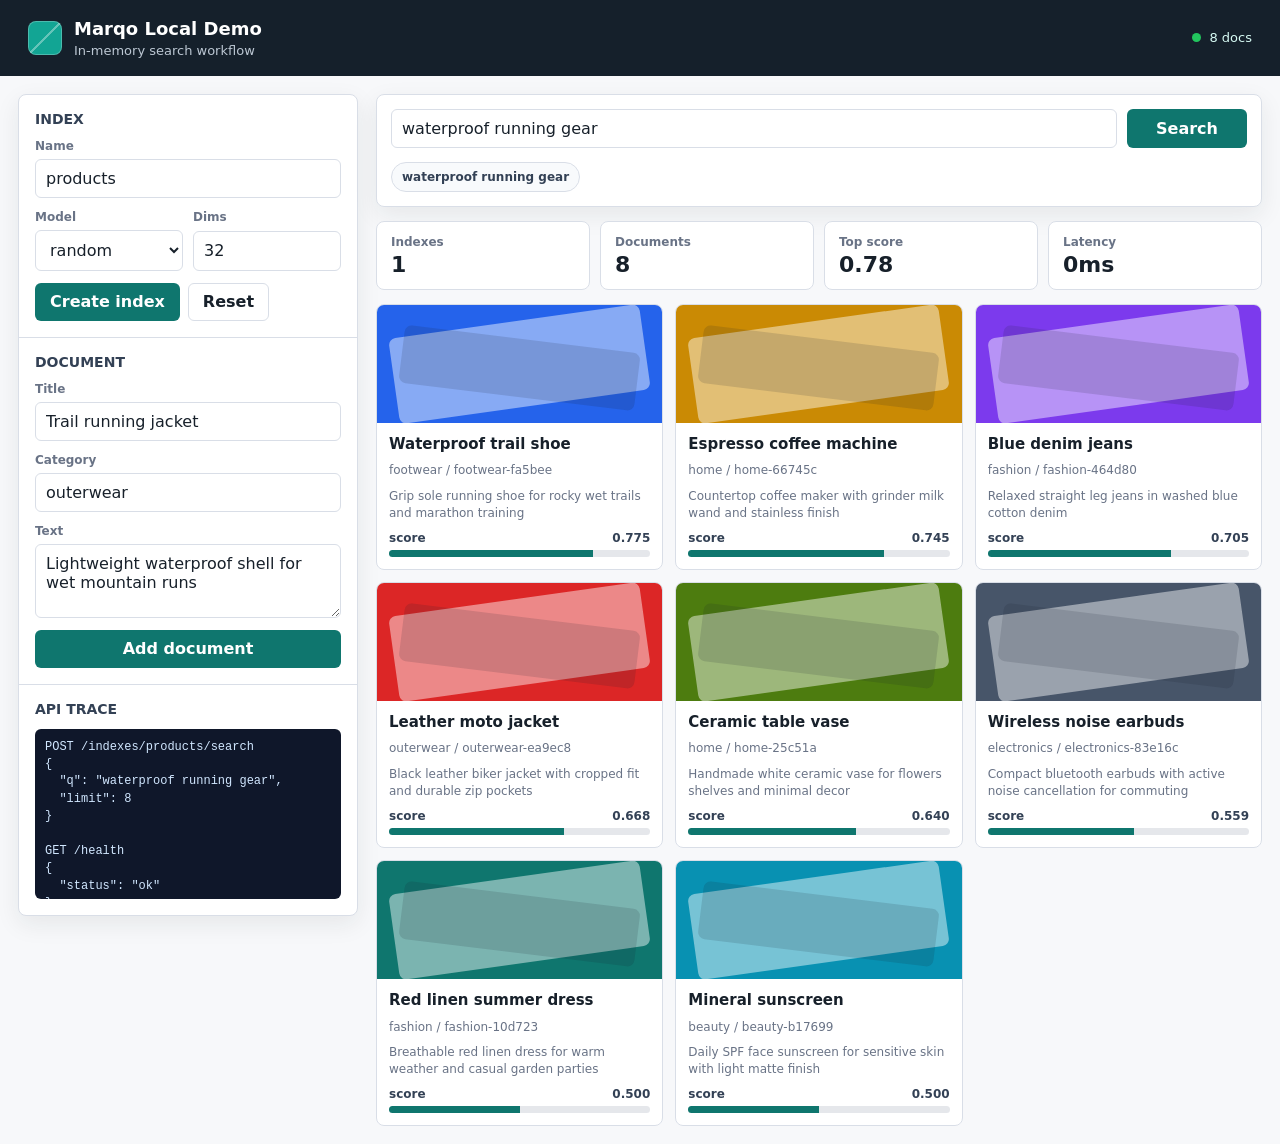
<file: examples/LocalNoDepsDemo/index.html>
<!doctype html>
<html lang="en">
<head>
  <meta charset="utf-8">
  <meta name="viewport" content="width=device-width, initial-scale=1">
  <title>Marqo Local Demo</title>
  <style>
    :root {
      color-scheme: light;
      --bg: #f7f8fa;
      --surface: #ffffff;
      --text: #17202a;
      --muted: #697386;
      --line: #d9dee7;
      --accent: #0f766e;
      --accent-dark: #115e59;
      --warning: #b45309;
      --shadow: 0 8px 24px rgba(23, 32, 42, 0.08);
    }

    * {
      box-sizing: border-box;
    }

    body {
      margin: 0;
      background: var(--bg);
      color: var(--text);
      font-family: Inter, ui-sans-serif, system-ui, -apple-system, BlinkMacSystemFont, "Segoe UI", sans-serif;
      letter-spacing: 0;
    }

    button,
    input,
    textarea,
    select {
      font: inherit;
      letter-spacing: 0;
    }

    button {
      min-height: 38px;
      border: 1px solid transparent;
      border-radius: 6px;
      background: var(--accent);
      color: #fff;
      padding: 0 14px;
      cursor: pointer;
      font-weight: 650;
    }

    button:hover {
      background: var(--accent-dark);
    }

    button.secondary {
      background: #fff;
      color: var(--text);
      border-color: var(--line);
    }

    button.secondary:hover {
      background: #edf2f7;
    }

    input,
    textarea,
    select {
      width: 100%;
      border: 1px solid var(--line);
      border-radius: 6px;
      background: #fff;
      color: var(--text);
      padding: 9px 10px;
      outline: none;
    }

    textarea {
      resize: vertical;
      min-height: 74px;
    }

    input:focus,
    textarea:focus,
    select:focus {
      border-color: var(--accent);
      box-shadow: 0 0 0 3px rgba(15, 118, 110, 0.16);
    }

    .shell {
      min-height: 100vh;
      display: grid;
      grid-template-rows: auto 1fr;
    }

    header {
      display: flex;
      align-items: center;
      justify-content: space-between;
      gap: 16px;
      padding: 18px 28px;
      background: #15202b;
      color: #fff;
    }

    .brand {
      display: flex;
      align-items: center;
      gap: 12px;
      min-width: 0;
    }

    .mark {
      width: 34px;
      height: 34px;
      border-radius: 8px;
      background:
        linear-gradient(135deg, transparent 0 48%, rgba(255, 255, 255, 0.35) 48% 52%, transparent 52%),
        #12a594;
      border: 1px solid rgba(255, 255, 255, 0.24);
      flex: 0 0 auto;
    }

    h1,
    h2,
    h3,
    p {
      margin: 0;
    }

    h1 {
      font-size: 18px;
      line-height: 1.2;
      font-weight: 760;
    }

    header p {
      color: #bcc7d3;
      font-size: 13px;
      margin-top: 3px;
    }

    .status {
      display: flex;
      align-items: center;
      gap: 8px;
      color: #d7fbf4;
      font-size: 13px;
      white-space: nowrap;
    }

    .dot {
      width: 9px;
      height: 9px;
      border-radius: 50%;
      background: #22c55e;
    }

    main {
      display: grid;
      grid-template-columns: 340px minmax(0, 1fr);
      gap: 18px;
      padding: 18px;
      width: min(1380px, 100%);
      margin: 0 auto;
    }

    .panel {
      background: var(--surface);
      border: 1px solid var(--line);
      border-radius: 8px;
      box-shadow: var(--shadow);
    }

    .side {
      display: grid;
      gap: 14px;
      align-content: start;
    }

    .section {
      padding: 16px;
      display: grid;
      gap: 12px;
    }

    .section + .section {
      border-top: 1px solid var(--line);
    }

    .section h2 {
      font-size: 14px;
      text-transform: uppercase;
      color: #334155;
      font-weight: 780;
    }

    .field {
      display: grid;
      gap: 6px;
    }

    label {
      font-size: 12px;
      color: var(--muted);
      font-weight: 680;
    }

    .row {
      display: grid;
      grid-template-columns: 1fr 1fr;
      gap: 10px;
    }

    .toolbar {
      display: flex;
      gap: 8px;
      flex-wrap: wrap;
    }

    .workspace {
      display: grid;
      grid-template-rows: auto auto minmax(0, 1fr);
      gap: 14px;
      min-width: 0;
    }

    .searchbar {
      display: grid;
      grid-template-columns: minmax(0, 1fr) 120px;
      gap: 10px;
      padding: 14px;
    }

    .chips {
      display: flex;
      flex-wrap: wrap;
      gap: 8px;
      padding: 0 14px 14px;
    }

    .chip {
      border: 1px solid var(--line);
      background: #f8fafc;
      color: #334155;
      min-height: 30px;
      padding: 0 10px;
      border-radius: 999px;
      font-size: 12px;
      font-weight: 650;
    }

    .chip:hover {
      background: #e2e8f0;
      color: #17202a;
    }

    .metrics {
      display: grid;
      grid-template-columns: repeat(4, minmax(0, 1fr));
      gap: 10px;
    }

    .metric {
      padding: 13px 14px;
      background: var(--surface);
      border: 1px solid var(--line);
      border-radius: 8px;
    }

    .metric span {
      display: block;
      color: var(--muted);
      font-size: 12px;
      font-weight: 680;
    }

    .metric strong {
      display: block;
      margin-top: 5px;
      font-size: 22px;
      line-height: 1;
    }

    .results {
      display: grid;
      grid-template-columns: repeat(auto-fill, minmax(230px, 1fr));
      gap: 12px;
      min-width: 0;
    }

    .card {
      background: var(--surface);
      border: 1px solid var(--line);
      border-radius: 8px;
      overflow: hidden;
      display: grid;
      grid-template-rows: 118px auto;
      min-width: 0;
    }

    .thumb {
      position: relative;
      overflow: hidden;
      background: #dbe4ee;
    }

    .thumb::before,
    .thumb::after {
      content: "";
      position: absolute;
      inset: 16px;
      border-radius: 7px;
      background: rgba(255, 255, 255, 0.45);
      transform: rotate(-8deg);
    }

    .thumb::after {
      inset: 34px 24px 26px;
      transform: rotate(7deg);
      background: rgba(23, 32, 42, 0.14);
    }

    .card-body {
      padding: 12px;
      display: grid;
      gap: 9px;
      min-width: 0;
    }

    .card h3 {
      font-size: 15px;
      line-height: 1.25;
      overflow-wrap: anywhere;
    }

    .meta {
      color: var(--muted);
      font-size: 12px;
      line-height: 1.4;
    }

    .score {
      display: grid;
      gap: 5px;
    }

    .score-top {
      display: flex;
      justify-content: space-between;
      color: #334155;
      font-size: 12px;
      font-weight: 700;
    }

    .bar {
      height: 7px;
      border-radius: 999px;
      background: #e5e7eb;
      overflow: hidden;
    }

    .fill {
      height: 100%;
      width: 0;
      background: var(--accent);
    }

    .log {
      max-height: 170px;
      overflow: auto;
      background: #0f172a;
      color: #d1e7ff;
      font-family: ui-monospace, SFMono-Regular, Consolas, "Liberation Mono", monospace;
      font-size: 12px;
      line-height: 1.45;
      border-radius: 6px;
      padding: 10px;
      white-space: pre-wrap;
    }

    .empty {
      grid-column: 1 / -1;
      border: 1px dashed var(--line);
      border-radius: 8px;
      background: #fff;
      color: var(--muted);
      padding: 28px;
      text-align: center;
    }

    @media (max-width: 920px) {
      header {
        align-items: flex-start;
        flex-direction: column;
      }

      main {
        grid-template-columns: 1fr;
      }

      .metrics {
        grid-template-columns: repeat(2, minmax(0, 1fr));
      }
    }

    @media (max-width: 560px) {
      main {
        padding: 12px;
      }

      .searchbar,
      .row {
        grid-template-columns: 1fr;
      }

      .metrics {
        grid-template-columns: 1fr;
      }
    }
  </style>
</head>
<body>
  <div class="shell">
    <header>
      <div class="brand">
        <div class="mark" aria-hidden="true"></div>
        <div>
          <h1>Marqo Local Demo</h1>
          <p>In-memory search workflow</p>
        </div>
      </div>
      <div class="status"><span class="dot"></span><span id="statusText">ready</span></div>
    </header>

    <main>
      <aside class="side">
        <div class="panel">
          <section class="section">
            <h2>Index</h2>
            <div class="field">
              <label for="indexName">Name</label>
              <input id="indexName" value="products" autocomplete="off">
            </div>
            <div class="row">
              <div class="field">
                <label for="modelType">Model</label>
                <select id="modelType">
                  <option value="random">random</option>
                  <option value="text">text</option>
                </select>
              </div>
              <div class="field">
                <label for="dimension">Dims</label>
                <input id="dimension" type="number" min="8" max="128" step="8" value="32">
              </div>
            </div>
            <div class="toolbar">
              <button id="createIndex">Create index</button>
              <button class="secondary" id="resetDemo">Reset</button>
            </div>
          </section>

          <section class="section">
            <h2>Document</h2>
            <div class="field">
              <label for="docTitle">Title</label>
              <input id="docTitle" value="Trail running jacket" autocomplete="off">
            </div>
            <div class="field">
              <label for="docCategory">Category</label>
              <input id="docCategory" value="outerwear" autocomplete="off">
            </div>
            <div class="field">
              <label for="docText">Text</label>
              <textarea id="docText">Lightweight waterproof shell for wet mountain runs</textarea>
            </div>
            <button id="addDocument">Add document</button>
          </section>

          <section class="section">
            <h2>API Trace</h2>
            <div class="log" id="trace"></div>
          </section>
        </div>
      </aside>

      <section class="workspace">
        <div class="panel">
          <div class="searchbar">
            <input id="query" value="waterproof running gear" autocomplete="off" aria-label="Search query">
            <button id="runSearch">Search</button>
          </div>
          <div class="chips" id="suggestions"></div>
        </div>

        <div class="metrics">
          <div class="metric"><span>Indexes</span><strong id="metricIndexes">0</strong></div>
          <div class="metric"><span>Documents</span><strong id="metricDocs">0</strong></div>
          <div class="metric"><span>Top score</span><strong id="metricTop">0.00</strong></div>
          <div class="metric"><span>Latency</span><strong id="metricLatency">0ms</strong></div>
        </div>

        <div class="results" id="results"></div>
      </section>
    </main>
  </div>

  <script>
    const palette = [
      "#0f766e", "#2563eb", "#dc2626", "#7c3aed", "#475569",
      "#ca8a04", "#0891b2", "#4d7c0f", "#be123c", "#4338ca"
    ];

    const starterDocs = [
      ["Red linen summer dress", "fashion", "Breathable red linen dress for warm weather and casual garden parties"],
      ["Waterproof trail shoe", "footwear", "Grip sole running shoe for rocky wet trails and marathon training"],
      ["Leather moto jacket", "outerwear", "Black leather biker jacket with cropped fit and durable zip pockets"],
      ["Blue denim jeans", "fashion", "Relaxed straight leg jeans in washed blue cotton denim"],
      ["Wireless noise earbuds", "electronics", "Compact bluetooth earbuds with active noise cancellation for commuting"],
      ["Espresso coffee machine", "home", "Countertop coffee maker with grinder milk wand and stainless finish"],
      ["Mineral sunscreen", "beauty", "Daily SPF face sunscreen for sensitive skin with light matte finish"],
      ["Ceramic table vase", "home", "Handmade white ceramic vase for flowers shelves and minimal decor"]
    ];

    const semanticHints = new Map([
      ["rain", ["waterproof", "wet", "shell"]],
      ["wet", ["waterproof", "rain"]],
      ["jog", ["running", "run", "trail"]],
      ["runner", ["running", "shoe", "trail"]],
      ["coat", ["jacket", "outerwear", "shell"]],
      ["phone", ["wireless", "bluetooth", "earbuds"]],
      ["music", ["noise", "earbuds", "bluetooth"]],
      ["coffee", ["espresso", "grinder", "machine"]],
      ["sun", ["sunscreen", "spf", "skin"]],
      ["decor", ["vase", "ceramic", "home"]]
    ]);

    const state = {
      indexes: {},
      activeIndex: null,
      lastResults: [],
      trace: []
    };

    const els = {
      indexName: document.getElementById("indexName"),
      modelType: document.getElementById("modelType"),
      dimension: document.getElementById("dimension"),
      createIndex: document.getElementById("createIndex"),
      resetDemo: document.getElementById("resetDemo"),
      docTitle: document.getElementById("docTitle"),
      docCategory: document.getElementById("docCategory"),
      docText: document.getElementById("docText"),
      addDocument: document.getElementById("addDocument"),
      query: document.getElementById("query"),
      runSearch: document.getElementById("runSearch"),
      suggestions: document.getElementById("suggestions"),
      results: document.getElementById("results"),
      trace: document.getElementById("trace"),
      statusText: document.getElementById("statusText"),
      metricIndexes: document.getElementById("metricIndexes"),
      metricDocs: document.getElementById("metricDocs"),
      metricTop: document.getElementById("metricTop"),
      metricLatency: document.getElementById("metricLatency")
    };

    function tokenize(text) {
      const raw = String(text).toLowerCase().match(/[a-z0-9]+/g) || [];
      const expanded = [];
      for (const token of raw) {
        expanded.push(token);
        if (semanticHints.has(token)) {
          expanded.push(...semanticHints.get(token));
        }
      }
      return expanded;
    }

    function hashToken(token) {
      let h = 2166136261;
      for (let i = 0; i < token.length; i += 1) {
        h ^= token.charCodeAt(i);
        h = Math.imul(h, 16777619);
      }
      return h >>> 0;
    }

    function embed(text, dims) {
      const vector = new Array(dims).fill(0);
      const tokens = tokenize(text);
      for (const token of tokens) {
        const h = hashToken(token);
        const slot = h % dims;
        const sign = (h & 1) ? 1 : -1;
        vector[slot] += sign * (1 + Math.min(token.length, 12) / 12);
      }
      const norm = Math.hypot(...vector) || 1;
      return vector.map((x) => x / norm);
    }

    function cosine(a, b) {
      let score = 0;
      for (let i = 0; i < a.length; i += 1) score += a[i] * b[i];
      return Math.max(0, Math.min(1, (score + 1) / 2));
    }

    function active() {
      return state.indexes[state.activeIndex] || null;
    }

    function log(method, path, payload) {
      const line = `${method} ${path}\n${JSON.stringify(payload, null, 2)}`;
      state.trace.unshift(line);
      state.trace = state.trace.slice(0, 6);
      els.trace.textContent = state.trace.join("\n\n");
    }

    function createIndex(name, modelType, dims) {
      state.indexes[name] = {
        name,
        modelType,
        dims,
        docs: [],
        queries: []
      };
      state.activeIndex = name;
      log("POST", `/indexes/${name}`, { model: modelType, dimensions: dims });
      setStatus(`index ${name}`);
      render();
    }

    function addDocument(title, category, text) {
      const index = active();
      if (!index) return;
      const id = `${category}-${hashToken(`${title} ${Date.now()}`).toString(16).slice(0, 6)}`;
      const body = `${title} ${category} ${text}`;
      index.docs.push({
        id,
        title,
        category,
        text,
        vector: embed(body, index.dims),
        color: palette[index.docs.length % palette.length]
      });
      log("POST", `/indexes/${index.name}/documents`, [{ _id: id, title, category, text }]);
      setStatus(`${index.docs.length} docs`);
      render();
      search();
    }

    function seed() {
      createIndex("products", "random", 32);
      for (const doc of starterDocs) addDocument(doc[0], doc[1], doc[2]);
      state.trace = [];
      log("GET", "/health", { status: "ok" });
      search();
    }

    function search() {
      const index = active();
      if (!index) return;
      const t0 = performance.now();
      const q = els.query.value.trim();
      const qVector = embed(q, index.dims);
      index.queries.unshift(q);
      index.queries = Array.from(new Set(index.queries)).slice(0, 10);
      state.lastResults = index.docs
        .map((doc) => ({
          ...doc,
          score: cosine(qVector, doc.vector)
        }))
        .sort((a, b) => b.score - a.score);
      const latency = Math.round(performance.now() - t0);
      log("POST", `/indexes/${index.name}/search`, { q, limit: 8 });
      render(latency);
    }

    function setStatus(text) {
      els.statusText.textContent = text;
    }

    function render(latency = 0) {
      const index = active();
      const indexCount = Object.keys(state.indexes).length;
      els.metricIndexes.textContent = indexCount;
      els.metricDocs.textContent = index ? index.docs.length : 0;
      els.metricTop.textContent = state.lastResults[0] ? state.lastResults[0].score.toFixed(2) : "0.00";
      els.metricLatency.textContent = `${latency}ms`;

      const suggestions = index && index.queries.length
        ? index.queries
        : ["running gear", "coffee maker", "black jacket", "daily sunscreen"];
      els.suggestions.innerHTML = "";
      for (const suggestion of suggestions.slice(0, 6)) {
        const chip = document.createElement("button");
        chip.className = "chip";
        chip.textContent = suggestion;
        chip.addEventListener("click", () => {
          els.query.value = suggestion;
          search();
        });
        els.suggestions.appendChild(chip);
      }

      els.results.innerHTML = "";
      const rows = state.lastResults.length ? state.lastResults : index ? index.docs : [];
      if (!rows.length) {
        const empty = document.createElement("div");
        empty.className = "empty";
        empty.textContent = "No documents";
        els.results.appendChild(empty);
        return;
      }

      for (const doc of rows.slice(0, 12)) {
        const card = document.createElement("article");
        card.className = "card";
        const thumb = document.createElement("div");
        thumb.className = "thumb";
        thumb.style.background = doc.color || palette[0];
        const body = document.createElement("div");
        body.className = "card-body";
        body.innerHTML = `
          <h3>${escapeHtml(doc.title)}</h3>
          <div class="meta">${escapeHtml(doc.category)} / ${escapeHtml(doc.id)}</div>
          <div class="meta">${escapeHtml(doc.text)}</div>
          <div class="score">
            <div class="score-top"><span>score</span><span>${(doc.score || 0).toFixed(3)}</span></div>
            <div class="bar"><div class="fill" style="width:${Math.round((doc.score || 0) * 100)}%"></div></div>
          </div>
        `;
        card.appendChild(thumb);
        card.appendChild(body);
        els.results.appendChild(card);
      }
    }

    function escapeHtml(value) {
      return String(value)
        .replaceAll("&", "&amp;")
        .replaceAll("<", "&lt;")
        .replaceAll(">", "&gt;")
        .replaceAll('"', "&quot;")
        .replaceAll("'", "&#039;");
    }

    els.createIndex.addEventListener("click", () => {
      const name = els.indexName.value.trim() || "products";
      createIndex(name, els.modelType.value, Number(els.dimension.value || 32));
    });

    els.resetDemo.addEventListener("click", () => {
      state.indexes = {};
      state.activeIndex = null;
      state.lastResults = [];
      state.trace = [];
      seed();
    });

    els.addDocument.addEventListener("click", () => {
      addDocument(
        els.docTitle.value.trim() || "Untitled document",
        els.docCategory.value.trim() || "general",
        els.docText.value.trim() || ""
      );
    });

    els.runSearch.addEventListener("click", search);
    els.query.addEventListener("keydown", (event) => {
      if (event.key === "Enter") search();
    });

    seed();
  </script>
</body>
</html>
</file>
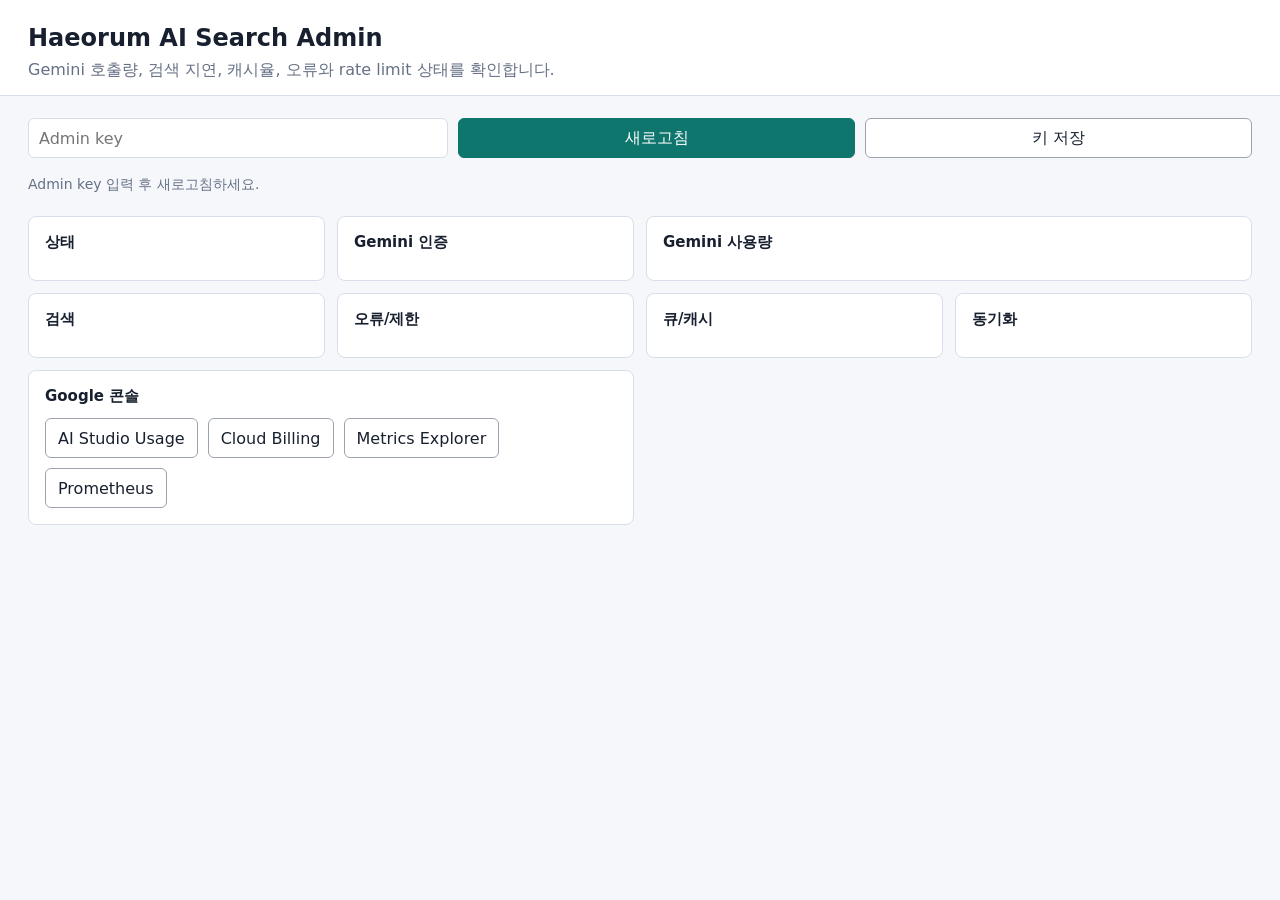
<file: examples/HaeorumAISearch/admin_dashboard.html>
<!doctype html>
<html lang="ko">
<head>
  <meta charset="utf-8">
  <meta name="viewport" content="width=device-width, initial-scale=1">
  <title>Haeorum AI Search Admin</title>
  <style>
    :root {
      color-scheme: light;
      --bg: #f5f7fb;
      --panel: #ffffff;
      --line: #d8dee9;
      --text: #18202f;
      --muted: #667085;
      --accent: #0f766e;
      --danger: #b42318;
      --warn: #b54708;
    }
    * { box-sizing: border-box; }
    body {
      margin: 0;
      font-family: system-ui, -apple-system, BlinkMacSystemFont, "Segoe UI", sans-serif;
      background: var(--bg);
      color: var(--text);
    }
    header {
      padding: 24px 28px 14px;
      border-bottom: 1px solid var(--line);
      background: var(--panel);
    }
    h1 { margin: 0 0 8px; font-size: 24px; letter-spacing: 0; }
    p { margin: 0; color: var(--muted); }
    main { padding: 22px 28px 40px; max-width: 1280px; }
    .toolbar {
      display: grid;
      grid-template-columns: minmax(260px, 420px) auto auto;
      gap: 10px;
      align-items: center;
      margin-bottom: 18px;
    }
    input {
      width: 100%;
      min-height: 40px;
      border: 1px solid var(--line);
      border-radius: 6px;
      padding: 8px 10px;
      font: inherit;
      background: #fff;
    }
    button, a.button {
      min-height: 40px;
      border: 1px solid #9ca3af;
      border-radius: 6px;
      padding: 8px 12px;
      font: inherit;
      background: #fff;
      color: var(--text);
      cursor: pointer;
      text-decoration: none;
      display: inline-flex;
      align-items: center;
      justify-content: center;
      white-space: nowrap;
    }
    button.primary { background: var(--accent); color: #fff; border-color: var(--accent); }
    .status {
      min-height: 22px;
      margin: 0 0 18px;
      color: var(--muted);
      font-size: 14px;
    }
    .grid {
      display: grid;
      grid-template-columns: repeat(4, minmax(0, 1fr));
      gap: 12px;
      margin-bottom: 18px;
    }
    .wide { grid-column: span 2; }
    section {
      border: 1px solid var(--line);
      border-radius: 8px;
      background: var(--panel);
      padding: 16px;
      min-width: 0;
    }
    h2 {
      margin: 0 0 12px;
      font-size: 15px;
      letter-spacing: 0;
    }
    dl {
      display: grid;
      grid-template-columns: minmax(120px, 1fr) minmax(0, 1.2fr);
      gap: 8px 12px;
      margin: 0;
      font-size: 14px;
    }
    dt { color: var(--muted); }
    dd {
      margin: 0;
      text-align: right;
      font-variant-numeric: tabular-nums;
      overflow-wrap: anywhere;
    }
    .ok { color: var(--accent); font-weight: 650; }
    .bad { color: var(--danger); font-weight: 650; }
    .warn { color: var(--warn); font-weight: 650; }
    .links {
      display: flex;
      gap: 10px;
      flex-wrap: wrap;
    }
    @media (max-width: 980px) {
      .grid { grid-template-columns: repeat(2, minmax(0, 1fr)); }
      .toolbar { grid-template-columns: 1fr; }
      .wide { grid-column: span 2; }
    }
    @media (max-width: 620px) {
      main, header { padding-left: 16px; padding-right: 16px; }
      .grid { grid-template-columns: 1fr; }
      .wide { grid-column: span 1; }
      dl { grid-template-columns: 1fr; }
      dd { text-align: left; }
    }
  </style>
</head>
<body>
  <header>
    <h1>Haeorum AI Search Admin</h1>
    <p>Gemini 호출량, 검색 지연, 캐시율, 오류와 rate limit 상태를 확인합니다.</p>
  </header>
  <main>
    <div class="toolbar">
      <input id="adminKey" type="password" autocomplete="off" placeholder="Admin key">
      <button class="primary" id="refresh" type="button">새로고침</button>
      <button id="saveKey" type="button">키 저장</button>
    </div>
    <p class="status" id="status">Admin key 입력 후 새로고침하세요.</p>

    <div class="grid">
      <section>
        <h2>상태</h2>
        <dl id="statusCard"></dl>
      </section>
      <section>
        <h2>Gemini 인증</h2>
        <dl id="authCard"></dl>
      </section>
      <section class="wide">
        <h2>Gemini 사용량</h2>
        <dl id="usageCard"></dl>
      </section>
      <section>
        <h2>검색</h2>
        <dl id="searchCard"></dl>
      </section>
      <section>
        <h2>오류/제한</h2>
        <dl id="errorCard"></dl>
      </section>
      <section>
        <h2>큐/캐시</h2>
        <dl id="queueCard"></dl>
      </section>
      <section>
        <h2>동기화</h2>
        <dl id="syncCard"></dl>
      </section>
      <section class="wide">
        <h2>Google 콘솔</h2>
        <div class="links">
          <a class="button" href="https://aistudio.google.com/usage" target="_blank" rel="noreferrer">AI Studio Usage</a>
          <a class="button" href="https://console.cloud.google.com/billing" target="_blank" rel="noreferrer">Cloud Billing</a>
          <a class="button" href="https://console.cloud.google.com/monitoring/metrics-explorer" target="_blank" rel="noreferrer">Metrics Explorer</a>
          <a class="button" href="/admin/metrics.prom" target="_blank" rel="noreferrer">Prometheus</a>
        </div>
      </section>
    </div>
  </main>
  <script>
    const keyInput = document.getElementById("adminKey");
    const statusEl = document.getElementById("status");
    keyInput.value = localStorage.getItem("haeorumAdminKey") || "";

    document.getElementById("saveKey").addEventListener("click", () => {
      localStorage.setItem("haeorumAdminKey", keyInput.value);
      statusEl.textContent = "Admin key를 이 브라우저에 저장했습니다.";
    });
    document.getElementById("refresh").addEventListener("click", load);

    function value(v, fallback = "-") {
      if (v === null || v === undefined || v === "") return fallback;
      if (typeof v === "number") return Number.isInteger(v) ? v.toLocaleString() : v.toLocaleString(undefined, { maximumFractionDigits: 3 });
      if (typeof v === "boolean") return v ? "yes" : "no";
      return String(v);
    }

    function ms(v) {
      if (v === null || v === undefined || v === "") return "-";
      return `${Number(v).toLocaleString(undefined, { maximumFractionDigits: 1 })} ms`;
    }

    function percent(v) {
      if (v === null || v === undefined || v === "") return "-";
      return `${Number(v).toLocaleString(undefined, { maximumFractionDigits: 1 })}%`;
    }

    function renderDl(id, rows) {
      const dl = document.getElementById(id);
      dl.replaceChildren();
      for (const [label, raw, className] of rows) {
        const dt = document.createElement("dt");
        const dd = document.createElement("dd");
        dt.textContent = label;
        dd.textContent = value(raw);
        if (className) dd.className = className;
        dl.append(dt, dd);
      }
    }

    async function load() {
      const key = keyInput.value.trim();
      if (!key) {
        statusEl.textContent = "Admin key가 필요합니다.";
        return;
      }
      statusEl.textContent = "불러오는 중...";
      try {
        const response = await fetch("/admin/metrics?limit=1000", {
          headers: { "X-Admin-Key": key, "Accept": "application/json" },
          cache: "no-store"
        });
        if (!response.ok) throw new Error(`${response.status} ${response.statusText}`);
        const data = await response.json();
        render(data);
        statusEl.textContent = `마지막 갱신: ${new Date().toLocaleString()}`;
      } catch (error) {
        statusEl.textContent = `관리자 메트릭 조회 실패: ${error.message}`;
      }
    }

    function render(data) {
      const engine = data.engine || {};
      const gemini = engine.gemini || {};
      const geminiUsage = gemini.usage || {};
      const geminiTransport = (engine.transport || {}).gemini || {};
      const search = data.search || {};
      const errors = data.errors || {};
      const rateLimit = data.rate_limit || {};
      const cache = data.cache || {};
      const searchQueue = data.search_queue || {};
      const imageQueue = data.image_queue || {};
      const sync = data.sync || {};

      renderDl("statusCard", [
        ["Engine", engine.engine],
        ["Ready", engine.ready, engine.ready ? "ok" : "bad"],
        ["Index", engine.index],
        ["Products", (engine.stats || {}).numberOfDocuments],
        ["Vectors", (engine.stats || {}).numberOfVectors]
      ]);

      renderDl("authCard", [
        ["Provider", gemini.provider || engine.embedding_backend],
        ["Model", gemini.model || engine.gemini_model],
        ["Dimensions", gemini.dimensions || engine.gemini_embedding_dimensions],
        ["Auth mode", gemini.auth_mode],
        ["Quota project", gemini.quota_project_configured],
        ["API key", gemini.api_key_configured],
        ["Proxy auth", gemini.proxy_auth_configured, gemini.proxy_auth_configured ? "ok" : "bad"]
      ]);

      renderDl("usageCard", [
        ["Proxy requests", geminiUsage.requests_total ?? geminiTransport.requests_started],
        ["Gemini provider calls", geminiUsage.provider_call_total ?? geminiTransport.responses_received],
        ["Inputs", geminiUsage.input_total],
        ["Text inputs", geminiUsage.text_input_total],
        ["Image inputs", geminiUsage.image_input_total],
        ["Text chars", geminiUsage.text_char_total],
        ["Estimated image bytes", geminiUsage.estimated_image_byte_total],
        ["Provider avg", ms(geminiUsage.provider_elapsed_ms_avg ?? geminiTransport.avg_elapsed_ms)],
        ["Provider max", ms(geminiUsage.provider_elapsed_ms_max ?? geminiTransport.max_elapsed_ms)],
        ["Active calls", geminiUsage.active_calls ?? geminiTransport.active_requests],
        ["Failures", geminiUsage.failed_total ?? geminiTransport.error_responses],
        ["Last error", geminiUsage.last_error || geminiTransport.last_error]
      ]);

      renderDl("searchCard", [
        ["Recent searches", search.search_events],
        ["Image searches", search.image_search_events],
        ["Cache hit", percent(search.cache_hit_rate_percent)],
        ["Avg latency", ms(search.average_elapsed_ms)],
        ["p95", ms(search.p95_elapsed_ms)],
        ["p99", ms(search.p99_elapsed_ms)]
      ]);

      renderDl("errorCard", [
        ["API errors", errors.api_error_events],
        ["Rate limited", errors.rate_limited_events, errors.rate_limited_events ? "warn" : "ok"],
        ["429", (errors.status_code_counts || {})["429"]],
        ["Gemini backend errors", geminiTransport.error_responses, geminiTransport.error_responses ? "bad" : "ok"],
        ["Circuit open", ((geminiTransport.circuit_breaker || {}).state === "open") ? "yes" : "no", ((geminiTransport.circuit_breaker || {}).state === "open") ? "bad" : "ok"]
      ]);

      renderDl("queueCard", [
        ["Search queue full", searchQueue.queue_full_events, searchQueue.queue_full_events ? "warn" : "ok"],
        ["Search in flight", searchQueue.in_flight],
        ["Image queue full", imageQueue.queue_full_events, imageQueue.queue_full_events ? "warn" : "ok"],
        ["Image in flight", imageQueue.in_flight],
        ["Cache entries", cache.entry_count],
        ["Rate buckets", rateLimit.fallback_bucket_count]
      ]);

      renderDl("syncCard", [
        ["Last mode", sync.last_mode],
        ["Indexed", sync.indexed],
        ["Failed", sync.failed, sync.failed ? "bad" : "ok"],
        ["Last error", sync.last_error],
        ["Started", sync.last_started_at],
        ["Finished", sync.last_finished_at]
      ]);
    }
  </script>
</body>
</html>
</file>
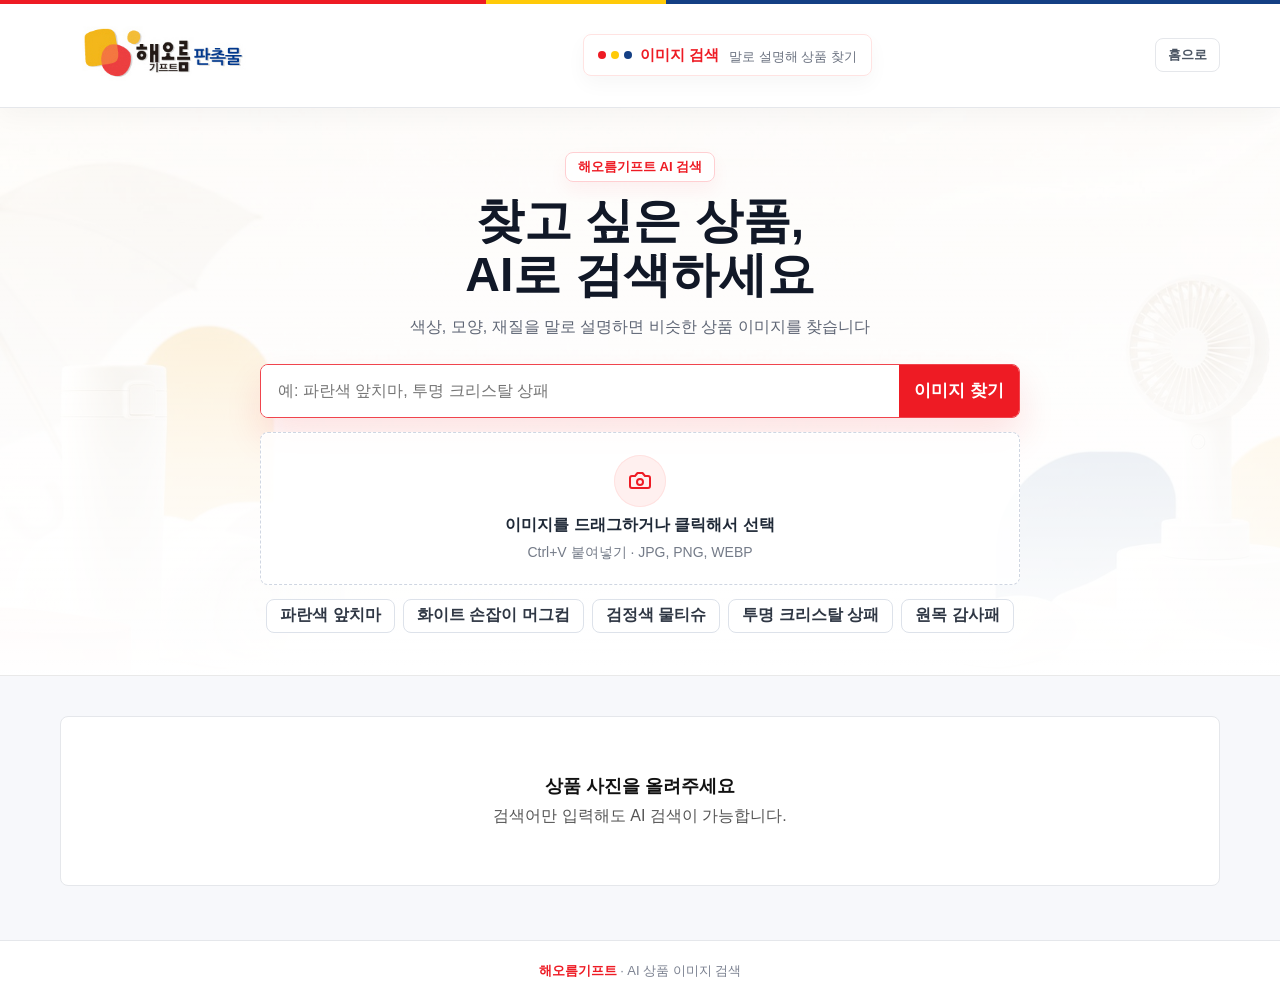
<file: examples/HaeorumAISearch/ai-search.html>
<!doctype html>
<html lang="ko">
<head>
  <meta charset="utf-8">
  <meta name="viewport" content="width=device-width, initial-scale=1">
  <meta name="robots" content="noindex">
  <link rel="icon" href="data:,">
  <title>해오름기프트 AI 검색</title>
</head>
<body>
  <p>AI 검색 결과 페이지로 이동 중입니다.</p>
  <script>
    const target = new URL("./widget/ai-search.html", window.location.href);
    target.search = window.location.search;
    target.hash = window.location.hash;
    window.location.replace(target.href);
  </script>
  <noscript>
    <a href="./widget/ai-search.html">AI 검색 결과 페이지 열기</a>
  </noscript>
</body>
</html>
</file>
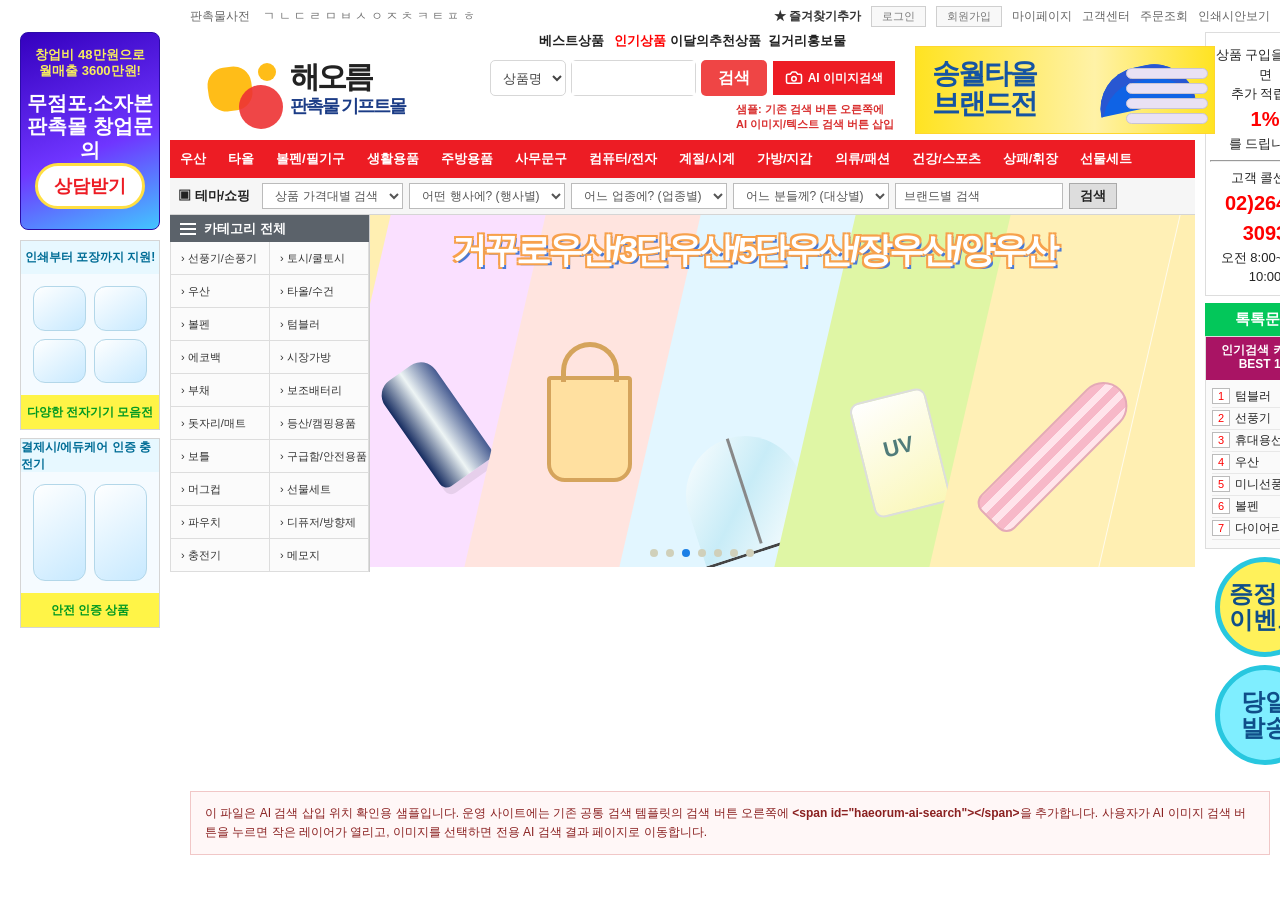
<file: examples/HaeorumAISearch/haeorum_ai_insert_preview.html>
<!doctype html>
<html lang="ko">
<head>
  <meta charset="utf-8">
  <meta name="viewport" content="width=device-width, initial-scale=1">
  <title>해오름기프트 AI 검색 삽입 프리뷰</title>
  <style>
    :root {
      --red: #ed1c24;
      --blue: #1554a3;
      --line: #d8d8d8;
      --text: #222;
      --muted: #666;
    }

    * { box-sizing: border-box; }
    body {
      margin: 0;
      background: #fff;
      color: var(--text);
      font-family: Arial, "Malgun Gothic", "Noto Sans KR", sans-serif;
      font-size: 12px;
      letter-spacing: 0;
    }

    a { color: inherit; text-decoration: none; }
    .page { width: 1460px; margin: 0 auto; background: #fff; }
    .topbar {
      width: 1080px;
      height: 32px;
      margin: 0 auto;
      display: flex;
      align-items: center;
      justify-content: space-between;
      color: #666;
    }
    .topbar .links { display: flex; align-items: center; gap: 10px; }
    .topbar button {
      height: 21px;
      border: 1px solid #cfcfcf;
      background: #f8f8f8;
      color: #777;
      font-size: 11px;
      padding: 0 10px;
    }

    .frame {
      display: grid;
      grid-template-columns: 160px 1025px 140px;
      gap: 10px;
      align-items: start;
    }

    .left-rail { padding-left: 20px; }
    .left-ad {
      width: 140px;
      min-height: 198px;
      margin-bottom: 10px;
      border-radius: 8px;
      overflow: hidden;
      color: #fff;
      font-weight: 800;
      text-align: center;
      position: relative;
      border: 1px solid #2b0ca8;
      background: linear-gradient(160deg, #3400be, #6f35ff 58%, #42c6ff);
    }
    .left-ad small {
      display: block;
      padding-top: 14px;
      color: #f7ec5e;
      font-size: 13px;
      line-height: 1.25;
    }
    .left-ad strong {
      display: block;
      margin-top: 12px;
      font-size: 20px;
      line-height: 1.18;
    }
    .left-ad .badge {
      position: absolute;
      left: 14px;
      right: 14px;
      bottom: 20px;
      border-radius: 24px;
      background: #fff;
      color: #ed1c24;
      padding: 8px 0;
      border: 3px solid #ffdf42;
      font-size: 18px;
    }
    .side-product-ad {
      width: 140px;
      height: 190px;
      margin-bottom: 8px;
      border: 1px solid #d5d5d5;
      background: #f5fbff;
      overflow: hidden;
    }
    .side-product-ad .title {
      height: 33px;
      display: grid;
      place-items: center;
      color: #006d96;
      font-weight: 800;
      background: #e7f8ff;
    }
    .gadget-grid {
      height: 121px;
      display: grid;
      grid-template-columns: repeat(2, 1fr);
      gap: 8px;
      padding: 12px;
    }
    .gadget {
      border-radius: 12px;
      background: linear-gradient(145deg, #fff, #c7e9ff);
      border: 1px solid #b3d7e9;
    }
    .side-product-ad .caption {
      display: grid;
      place-items: center;
      height: 34px;
      color: #092;
      font-weight: 800;
      background: #fff447;
    }

    .header {
      display: grid;
      grid-template-columns: 300px 405px 300px;
      align-items: center;
      column-gap: 20px;
      height: 108px;
    }
    .logo {
      display: flex;
      align-items: center;
      gap: 12px;
      padding-left: 38px;
    }
    .logo-mark {
      width: 70px;
      height: 54px;
      position: relative;
    }
    .logo-mark::before,
    .logo-mark::after,
    .logo-mark span {
      content: "";
      position: absolute;
      border-radius: 18px;
    }
    .logo-mark::before {
      width: 44px;
      height: 44px;
      left: 0;
      top: 4px;
      background: #ffbd18;
      transform: rotate(-8deg);
    }
    .logo-mark::after {
      width: 44px;
      height: 44px;
      left: 31px;
      top: 22px;
      background: rgba(238, 50, 52, .9);
      border-radius: 50%;
    }
    .logo-mark span {
      width: 18px;
      height: 18px;
      right: 2px;
      top: 0;
      background: #ffbd18;
      border-radius: 50%;
    }
    .logo-text strong {
      display: block;
      font-size: 30px;
      letter-spacing: -3px;
      line-height: 1;
    }
    .logo-text span {
      display: block;
      margin-top: 2px;
      font-size: 18px;
      color: #1b3c86;
      font-weight: 800;
      letter-spacing: -2px;
    }

    .search-area { align-self: end; padding-bottom: 16px; }
    .hot-links {
      height: 26px;
      text-align: center;
      font-weight: 700;
      font-size: 13px;
    }
    .hot-links span:nth-child(2) { color: red; margin-left: 10px; }
    .search-row {
      display: flex;
      align-items: center;
      height: 40px;
    }
    .search-row select {
      width: 76px;
      height: 36px;
      border: 1px solid #d7d7d7;
      border-radius: 5px;
      padding-left: 8px;
      color: #444;
      background: #fff;
    }
    .keyword-wrap {
      width: 154px;
      height: 36px;
      margin-left: 5px;
      border: 1px solid #d7d7d7;
      border-radius: 5px;
      background: #fff;
      display: flex;
      align-items: center;
    }
    .keyword-wrap input {
      width: 100%;
      height: 34px;
      border: 0;
      padding: 5px 10px;
      outline: none;
      font-size: 13px;
    }
    .search-submit {
      width: 78px;
      height: 36px;
      margin-left: 5px;
      border: 0;
      border-radius: 5px;
      background: #ef4545;
      color: #fff;
      font-size: 16px;
      font-weight: 800;
      display: inline-flex;
      align-items: center;
      justify-content: center;
      cursor: pointer;
    }
    #haeorum-ai-search-preview {
      display: inline-flex;
      align-items: center;
      height: 40px;
      margin-left: 6px;
    }
    .ai-caption {
      margin-top: 4px;
      margin-left: 246px;
      color: #d92f2f;
      font-size: 11px;
      font-weight: 700;
    }
    .top-banner {
      width: 300px;
      height: 88px;
      background: linear-gradient(90deg, #ffe322, #fff2a7 60%, #ffe322);
      overflow: hidden;
      position: relative;
      padding: 12px 120px 0 16px;
      color: #1554a3;
      font-weight: 900;
      font-size: 28px;
      letter-spacing: -2px;
      line-height: 1.08;
      border: 1px solid #ffd72e;
    }
    .top-banner .umbrella {
      position: absolute;
      right: 22px;
      top: 19px;
      width: 96px;
      height: 42px;
      border-radius: 96px 96px 0 0;
      background: #0f63e5;
      transform: rotate(-12deg);
      box-shadow: 0 14px 0 #2857d2 inset;
    }
    .top-banner .towels {
      position: absolute;
      right: 6px;
      bottom: 9px;
      display: grid;
      gap: 4px;
    }
    .top-banner .towels span {
      width: 82px;
      height: 11px;
      border-radius: 8px;
      background: #e9e1f4;
      border: 1px solid #c9c4d4;
    }

    .main-nav {
      display: flex;
      height: 38px;
      background: var(--red);
      color: #fff;
      align-items: center;
      font-size: 13px;
      font-weight: 800;
      padding: 0 10px;
      gap: 22px;
      white-space: nowrap;
    }
    .filterbar {
      height: 37px;
      border-bottom: 1px solid #d5d5d5;
      display: flex;
      align-items: center;
      gap: 6px;
      background: #f6f6f6;
      padding: 0 8px;
    }
    .filterbar strong { font-size: 13px; margin-right: 6px; }
    .filterbar select,
    .filterbar input {
      height: 26px;
      border: 1px solid #bbb;
      background: #fff;
      color: #555;
      font-size: 12px;
      padding: 0 8px;
    }
    .filterbar button {
      height: 26px;
      border: 1px solid #aaa;
      background: #ddd;
      color: #222;
      padding: 0 10px;
      font-weight: 700;
    }
    .content {
      display: grid;
      grid-template-columns: 200px 825px;
    }
    .category {
      border-right: 1px solid #ccc;
      background: #f7f7f7;
    }
    .category-title {
      height: 27px;
      background: #5b626a;
      color: #fff;
      font-weight: 800;
      display: flex;
      align-items: center;
      gap: 8px;
      padding-left: 10px;
      font-size: 13px;
    }
    .hamburger {
      width: 16px;
      height: 12px;
      display: inline-grid;
      gap: 3px;
    }
    .hamburger span { background: #fff; }
    .category-grid {
      display: grid;
      grid-template-columns: 1fr 1fr;
      border-left: 1px solid #ddd;
    }
    .category-grid a {
      height: 33px;
      display: flex;
      align-items: center;
      padding-left: 10px;
      border-right: 1px solid #ddd;
      border-bottom: 1px solid #ddd;
      background: #fbfbfb;
      color: #333;
      font-size: 11px;
    }
    .hero {
      height: 352px;
      position: relative;
      overflow: hidden;
      background: #ffefb2;
    }
    .hero-title {
      position: absolute;
      z-index: 4;
      top: 12px;
      left: 82px;
      font-size: 35px;
      font-weight: 900;
      color: #fff;
      text-shadow:
        -2px -2px 0 #f7a14c,
        2px -2px 0 #f7a14c,
        -2px 2px 0 #f7a14c,
        2px 2px 0 #4979d6;
      letter-spacing: -3px;
    }
    .slide {
      position: absolute;
      top: 0;
      bottom: 0;
      width: 170px;
      transform: skewX(-13deg);
      overflow: hidden;
      border-right: 1px solid rgba(255,255,255,.75);
    }
    .slide > div {
      transform: skewX(13deg);
      height: 100%;
      display: grid;
      place-items: center;
      padding-top: 75px;
    }
    .slide-1 { left: -20px; background: #fae0ff; }
    .slide-2 { left: 135px; background: #ffe4df; }
    .slide-3 { left: 290px; background: #e2f6ff; }
    .slide-4 { left: 445px; background: #dff6a5; }
    .slide-5 { left: 600px; background: #fff0b6; }
    .product-art {
      width: 120px;
      height: 210px;
      position: relative;
    }
    .tumbler {
      width: 62px;
      height: 122px;
      margin: 38px auto 0;
      border-radius: 18px 18px 8px 8px;
      background: linear-gradient(90deg, #142a5f, #eef5f5 50%, #465b91);
      transform: rotate(-35deg);
      box-shadow: 0 8px 0 rgba(0,0,0,.08);
    }
    .bag {
      width: 85px;
      height: 106px;
      margin: 52px auto 0;
      border-radius: 4px 4px 18px 18px;
      background: #ffe0a0;
      border: 4px solid #d5a45c;
    }
    .bag::before {
      content: "";
      display: block;
      width: 48px;
      height: 35px;
      border: 5px solid #d5a45c;
      border-bottom: 0;
      border-radius: 40px 40px 0 0;
      margin: -38px auto 0;
    }
    .umbrella-art {
      width: 118px;
      height: 118px;
      margin: 68px auto 0;
      border-radius: 118px 118px 0 0;
      background: linear-gradient(135deg, #fff, #c8ecf7 50%, #fff);
      border-bottom: 3px solid #444;
      transform: rotate(-18deg);
    }
    .umbrella-art::after {
      content: "";
      display: block;
      width: 3px;
      height: 110px;
      background: #888;
      margin: 112px auto 0;
    }
    .uv {
      width: 78px;
      height: 118px;
      margin: 70px auto 0;
      background: linear-gradient(160deg, #fff, #faf7b8);
      border-radius: 10px;
      border: 2px solid #ddd;
      transform: rotate(-14deg);
      text-align: center;
      padding-top: 38px;
      color: #507c7a;
      font-size: 22px;
      font-weight: 900;
    }
    .folding {
      width: 48px;
      height: 185px;
      margin: 38px auto 0;
      background: repeating-linear-gradient(90deg, #f7b8c8 0 8px, #ffe4eb 8px 15px);
      border-radius: 24px 24px 12px 12px;
      border: 2px solid #e4a9b7;
      transform: rotate(45deg);
    }
    .pager {
      position: absolute;
      left: 280px;
      bottom: 10px;
      display: flex;
      gap: 8px;
    }
    .pager span {
      width: 8px;
      height: 8px;
      border-radius: 50%;
      background: #d0d0ba;
    }
    .pager span.active { background: #1b7fe6; }

    .right-rail { padding-right: 20px; }
    .right-box {
      width: 120px;
      border: 1px solid #ddd;
      margin-bottom: 7px;
      text-align: center;
      background: #fff;
    }
    .right-box .phone {
      padding: 12px 4px 8px;
      font-size: 13px;
      line-height: 1.5;
    }
    .right-box .phone strong {
      color: red;
      font-size: 20px;
      display: block;
    }
    .kakao {
      height: 33px;
      display: grid;
      place-items: center;
      background: #03c75a;
      color: #fff;
      font-weight: 900;
      font-size: 15px;
    }
    .keyword-title {
      height: 43px;
      display: grid;
      place-items: center;
      color: #fff;
      background: #a91464;
      font-weight: 900;
      line-height: 1.15;
    }
    .rank-list {
      margin: 0;
      padding: 6px 6px 8px;
      list-style: none;
      background: #fafafa;
      text-align: left;
    }
    .rank-list li {
      height: 22px;
      display: flex;
      align-items: center;
      gap: 5px;
      border-bottom: 1px solid #e8e8e8;
    }
    .rank-list em {
      width: 18px;
      height: 16px;
      display: inline-grid;
      place-items: center;
      border: 1px solid #bbb;
      color: red;
      font-style: normal;
      font-size: 11px;
      background: #fff;
    }
    .circle-link {
      width: 100px;
      height: 100px;
      margin: 8px auto;
      border-radius: 50%;
      border: 5px solid #28c7df;
      display: grid;
      place-items: center;
      color: #0f4e89;
      font-size: 24px;
      font-weight: 900;
      line-height: 1.05;
      background: #fff15a;
    }

    .preview-note {
      width: 1080px;
      margin: 18px auto 28px;
      border: 1px solid #f1c7c7;
      background: #fff7f7;
      padding: 12px 14px;
      color: #8a2020;
      line-height: 1.6;
    }

    @media (max-width: 900px) {
      .page { width: 100%; min-width: 360px; }
      .topbar { width: 100%; padding: 0 12px; }
      .frame { display: block; }
      .left-rail, .right-rail { display: none; }
      .header {
        display: block;
        height: auto;
        padding: 14px 12px 8px;
      }
      .logo { padding-left: 0; margin-bottom: 10px; }
      .search-area { padding-bottom: 8px; }
      .search-row { flex-wrap: wrap; height: auto; gap: 5px; }
      .keyword-wrap { flex: 1 1 180px; width: auto; margin-left: 0; }
      .search-submit { margin-left: 0; }
      #haeorum-ai-search-preview { margin-left: 0; }
      .top-banner { display: none; }
      .main-nav { overflow: auto; gap: 18px; }
      .filterbar { display: none; }
      .content { display: block; }
      .category { display: none; }
      .hero { height: 310px; }
      .hero-title { left: 16px; font-size: 28px; }
      .preview-note { width: auto; margin: 12px; }
    }
  </style>
</head>
<body>
  <div class="page">
    <div class="topbar">
      <div>판촉물사전 &nbsp;&nbsp; ㄱ ㄴ ㄷ ㄹ ㅁ ㅂ ㅅ ㅇ ㅈ ㅊ ㅋ ㅌ ㅍ ㅎ</div>
      <div class="links">
        <strong style="color:#333;">★ 즐겨찾기추가</strong>
        <button type="button">로그인</button>
        <button type="button">회원가입</button>
        <span>마이페이지</span>
        <span>고객센터</span>
        <span>주문조회</span>
        <span>인쇄시안보기</span>
      </div>
    </div>

    <div class="frame">
      <aside class="left-rail">
        <div class="left-ad">
          <small>창업비 48만원으로<br>월매출 3600만원!</small>
          <strong>무점포,소자본<br>판촉몰 창업문의</strong>
          <div class="badge">상담받기</div>
        </div>
        <div class="side-product-ad">
          <div class="title">인쇄부터 포장까지 지원!</div>
          <div class="gadget-grid">
            <div class="gadget"></div>
            <div class="gadget"></div>
            <div class="gadget"></div>
            <div class="gadget"></div>
          </div>
          <div class="caption">다양한 전자기기 모음전</div>
        </div>
        <div class="side-product-ad">
          <div class="title">결제시/에듀케어 인증 충전기</div>
          <div class="gadget-grid">
            <div class="gadget"></div>
            <div class="gadget"></div>
          </div>
          <div class="caption">안전 인증 상품</div>
        </div>
      </aside>

      <main>
        <header class="header">
          <div class="logo">
            <div class="logo-mark"><span></span></div>
            <div class="logo-text">
              <strong>해오름</strong>
              <span>판촉물 기프트몰</span>
            </div>
          </div>

          <div class="search-area">
            <div class="hot-links"><span>베스트상품</span><span>인기상품</span><span> 이달의추천상품&nbsp;&nbsp;길거리홍보물</span></div>
            <div class="search-row">
              <select aria-label="검색 분류">
                <option>상품명</option>
                <option>상품코드</option>
              </select>
              <div class="keyword-wrap">
                <input id="haeorum-search-keyword-preview" name="keyword" value="" type="text" placeholder="">
              </div>
              <button id="haeorum-search-submit-preview" class="search-submit" type="button">검색</button>
              <span id="haeorum-ai-search-preview"></span>
            </div>
            <div class="ai-caption">샘플: 기존 검색 버튼 오른쪽에 AI 이미지/텍스트 검색 버튼 삽입</div>
          </div>

          <div class="top-banner">
            송월타올<br>브랜드전
            <div class="umbrella"></div>
            <div class="towels"><span></span><span></span><span></span><span></span></div>
          </div>
        </header>

        <nav class="main-nav">
          <span>우산</span>
          <span>타올</span>
          <span>볼펜/필기구</span>
          <span>생활용품</span>
          <span>주방용품</span>
          <span>사무문구</span>
          <span>컴퓨터/전자</span>
          <span>계절/시계</span>
          <span>가방/지갑</span>
          <span>의류/패션</span>
          <span>건강/스포츠</span>
          <span>상패/휘장</span>
          <span>선물세트</span>
        </nav>

        <section class="filterbar">
          <strong>▣ 테마/쇼핑</strong>
          <select><option>상품 가격대별 검색</option></select>
          <select><option>어떤 행사에? (행사별)</option></select>
          <select><option>어느 업종에? (업종별)</option></select>
          <select><option>어느 분들께? (대상별)</option></select>
          <input value="브랜드별 검색" aria-label="브랜드별 검색">
          <button type="button">검색</button>
        </section>

        <section class="content">
          <aside class="category">
            <div class="category-title"><span class="hamburger"><span></span><span></span><span></span></span> 카테고리 전체</div>
            <div class="category-grid">
              <a>› 선풍기/손풍기</a><a>› 토시/쿨토시</a>
              <a>› 우산</a><a>› 타올/수건</a>
              <a>› 볼펜</a><a>› 텀블러</a>
              <a>› 에코백</a><a>› 시장가방</a>
              <a>› 부채</a><a>› 보조배터리</a>
              <a>› 돗자리/매트</a><a>› 등산/캠핑용품</a>
              <a>› 보틀</a><a>› 구급함/안전용품</a>
              <a>› 머그컵</a><a>› 선물세트</a>
              <a>› 파우치</a><a>› 디퓨저/방향제</a>
              <a>› 충전기</a><a>› 메모지</a>
            </div>
          </aside>

          <div class="hero">
            <div class="hero-title">거꾸로우산/3단우산/5단우산/장우산/양우산</div>
            <div class="slide slide-1"><div><div class="product-art"><div class="tumbler"></div></div></div></div>
            <div class="slide slide-2"><div><div class="product-art"><div class="bag"></div></div></div></div>
            <div class="slide slide-3"><div><div class="product-art"><div class="umbrella-art"></div></div></div></div>
            <div class="slide slide-4"><div><div class="product-art"><div class="uv">UV</div></div></div></div>
            <div class="slide slide-5"><div><div class="product-art"><div class="folding"></div></div></div></div>
            <div class="pager"><span></span><span></span><span class="active"></span><span></span><span></span><span></span><span></span></div>
          </div>
        </section>
      </main>

      <aside class="right-rail">
        <div class="right-box">
          <div class="phone">
            상품 구입을 하시면<br>
            추가 적립금<br>
            <strong>1%</strong>
            를 드립니다.
            <hr>
            고객 콜센터<br>
            <strong>02)2647-3093</strong>
            오전 8:00~오후 10:00
          </div>
        </div>
        <div class="kakao">톡톡문의</div>
        <div class="right-box">
          <div class="keyword-title">인기검색 키워드<br>BEST 10!</div>
          <ol class="rank-list">
            <li><em>1</em>텀블러</li>
            <li><em>2</em>선풍기</li>
            <li><em>3</em>휴대용선풍기</li>
            <li><em>4</em>우산</li>
            <li><em>5</em>미니선풍기</li>
            <li><em>6</em>볼펜</li>
            <li><em>7</em>다이어리</li>
          </ol>
        </div>
        <div class="circle-link">증정<br>이벤트</div>
        <div class="circle-link" style="background:#7feeff;">당일<br>발송</div>
      </aside>
    </div>

    <div class="preview-note">
      이 파일은 AI 검색 삽입 위치 확인용 샘플입니다. 운영 사이트에는 기존 공통 검색 템플릿의 검색 버튼 오른쪽에
      <strong>&lt;span id="haeorum-ai-search"&gt;&lt;/span&gt;</strong>을 추가합니다. 사용자가 AI 이미지 검색 버튼을 누르면 작은 레이어가 열리고,
      이미지를 선택하면 전용 AI 검색 결과 페이지로 이동합니다.
    </div>
  </div>

  <script>
    (function installPreviewApiMock() {
      const previewApiBaseUrl = "https://preview-ai-search.local";
      const originalFetch = window.fetch ? window.fetch.bind(window) : null;
      const sampleProducts = [
        {
          product_id: "H-10021",
          name: "심플 스텐 텀블러 500ml",
          category: "생활용품 > 텀블러",
          price: 4200,
          image_url: "https://placehold.co/480x480/e8f6ff/1554a3.png?text=Tumbler",
          product_url: "https://www.jclgift.com/product_w/product_view.asp?p_idx=H-10021",
          score_percent: 94
        },
        {
          product_id: "H-20318",
          name: "컬러 자동 장우산",
          category: "우산 > 장우산",
          price: 6900,
          image_url: "https://placehold.co/480x480/fff1c2/ed1c24.png?text=Umbrella",
          product_url: "https://www.jclgift.com/product_w/product_view.asp?p_idx=H-20318",
          score_percent: 91
        },
        {
          product_id: "H-33007",
          name: "코튼 에코백 기본형",
          category: "가방/지갑 > 에코백",
          price: 2800,
          image_url: "https://placehold.co/480x480/f2f2f2/333333.png?text=Eco+Bag",
          product_url: "https://www.jclgift.com/product_w/product_view.asp?p_idx=H-33007",
          score_percent: 88
        },
        {
          product_id: "H-44012",
          name: "점착 메모지 홍보형",
          category: "사무문구 > 메모지",
          price: 650,
          image_url: "https://placehold.co/480x480/fff4d6/a05a00.png?text=Memo",
          product_url: "https://www.jclgift.com/product_w/product_view.asp?p_idx=H-44012",
          score_percent: 84
        },
        {
          product_id: "H-51004",
          name: "송월 호텔 타올 170g",
          category: "타올 > 호텔수건",
          price: 3900,
          image_url: "https://placehold.co/480x480/eaf4ff/0f63e5.png?text=Towel",
          product_url: "https://www.jclgift.com/product_w/product_view.asp?p_idx=H-51004",
          score_percent: 81
        },
        {
          product_id: "H-61009",
          name: "휴대용 미니 선풍기",
          category: "계절용품 > 선풍기",
          price: 7600,
          image_url: "https://placehold.co/480x480/e8fff3/00865a.png?text=Fan",
          product_url: "https://www.jclgift.com/product_w/product_view.asp?p_idx=H-61009",
          score_percent: 78
        }
      ];

      function jsonResponse(body, init) {
        return Promise.resolve(new Response(JSON.stringify(body), Object.assign({
          status: 200,
          headers: { "Content-Type": "application/json" }
        }, init || {})));
      }

      window.fetch = function previewFetch(input, init) {
        const url = typeof input === "string" ? input : (input && input.url) || "";
        if (url.indexOf(previewApiBaseUrl + "/health") === 0) {
          return jsonResponse({
            ok: true,
            ready: true,
            engine: "preview-marqo",
            index: "haeorum-products-preview",
            products: 18234
          });
        }
        if (url.indexOf(previewApiBaseUrl + "/api/ai-search") === 0) {
          const form = init && init.body instanceof FormData ? init.body : null;
          const q = form ? String(form.get("q") || "") : "";
          const image = form && form.get("image");
          return jsonResponse({
            top: sampleProducts.slice(0, 3),
            items: sampleProducts.slice(3),
            suggested_categories: ["텀블러", "우산", "타올", "에코백", "선풍기"],
            meta: {
              query_type: image && q ? "text_image" : image ? "image" : "text",
              elapsed_ms: 126,
              engine: "marqo",
              limit: 20,
              offset: 0,
              mall_id: "haeorum",
              has_more: false,
              next_offset: null,
              low_confidence: false,
              notice: null
            }
          });
        }
        if (url.indexOf(previewApiBaseUrl + "/api/click-log") === 0) {
          return jsonResponse({ ok: true });
        }
        if (originalFetch) {
          return originalFetch(input, init);
        }
        return Promise.reject(new Error("fetch is not available"));
      };
    })();
  </script>
  <script src="widget/widget.js"></script>
  <script>
    HaeorumAISearch.init({
      target: "#haeorum-ai-search-preview",
      attachToSearchInput: "#haeorum-search-keyword-preview",
      mallId: "haeorum",
      apiKey: "preview-public-key",
      apiBaseUrl: "https://preview-ai-search.local",
      resultPageUrl: "./widget/ai-search.html",
      presentation: "popover",
      autoSubmitOnImage: true,
      limit: 20,
      accentColor: "#ed1c24",
      accentTextColor: "#ffffff",
      accentSoftColor: "#fff4f4",
      triggerTitle: "AI 이미지 검색"
    });

    const previewParams = new URLSearchParams(window.location.search);
    if (previewParams.get("q")) {
      document.querySelector("#haeorum-search-keyword-preview").value = previewParams.get("q");
    }
    if (previewParams.get("open") === "1") {
      window.setTimeout(function () {
        HaeorumAISearch.open();
      }, 180);
    }
  </script>
</body>
</html>
</file>
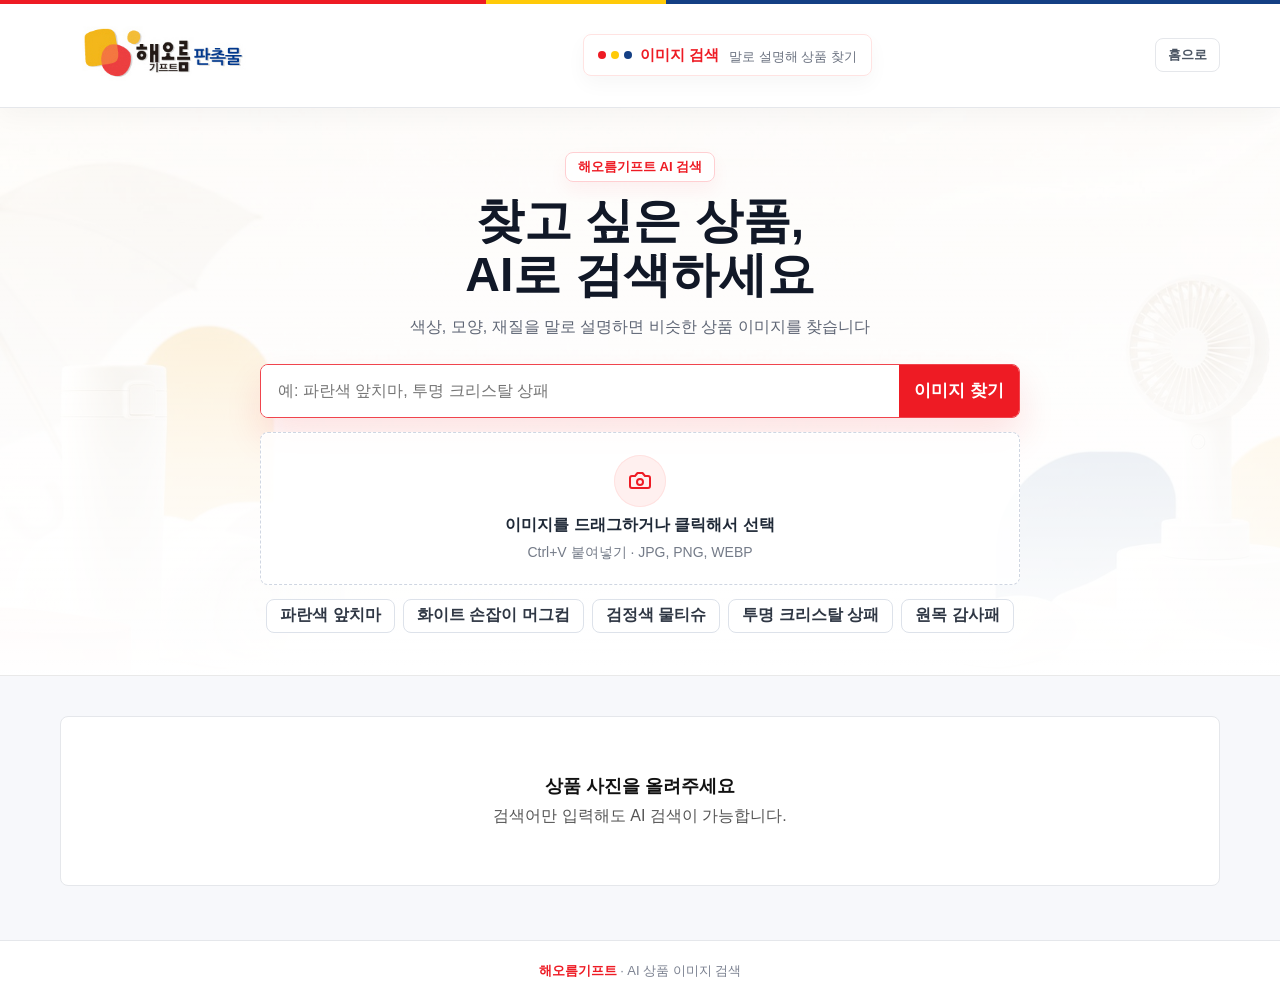
<file: examples/HaeorumAISearch/widget/ai-search.html>
<!doctype html>
<html lang="ko">
<head>
  <meta charset="utf-8">
  <meta name="viewport" content="width=device-width, initial-scale=1">
  <title>해오름기프트 AI 이미지 검색</title>
  <link rel="icon" href="data:,">
  <style>
    * { box-sizing: border-box; letter-spacing: 0; }
    :root {
      --hai-red: #ee1b24;
      --hai-red-dark: #c9151e;
      --hai-blue: #143f84;
      --hai-yellow: #ffca08;
      --hai-ink: #111827;
      --hai-muted: #6b7280;
      --hai-line: #e5e7eb;
      --hai-soft: #fff6f4;
      --hai-bg: #f7f8fb;
      --hai-panel-shadow: 0 14px 34px rgba(17, 24, 39, .07);
    }
    body {
      margin: 0;
      font-family: Arial, "Noto Sans KR", "Malgun Gothic", sans-serif;
      color: var(--hai-ink);
      background: var(--hai-bg);
      overflow-x: hidden;
    }
    button, input { font: inherit; }
    button { cursor: pointer; }
    a { color: inherit; text-decoration: none; }
    [hidden] { display: none !important; }
    .topbar {
      position: relative;
      background: rgba(255, 255, 255, .98);
      border-bottom: 1px solid var(--hai-line);
      box-shadow: 0 8px 24px rgba(17, 24, 39, .035);
    }
    .topbar::before {
      content: "";
      position: absolute;
      left: 0;
      right: 0;
      top: 0;
      height: 4px;
      background: linear-gradient(90deg, var(--hai-red) 0 38%, var(--hai-yellow) 38% 52%, var(--hai-blue) 52% 100%);
    }
    .topbar-inner {
      width: min(1160px, calc(100% - 40px));
      min-height: 82px;
      margin: 0 auto;
      display: grid;
      grid-template-columns: minmax(170px, 240px) minmax(0, 1fr) auto;
      align-items: center;
      gap: 24px;
      padding-top: 4px;
    }
    .brand {
      display: inline-flex;
      align-items: center;
      justify-content: flex-start;
      min-width: 0;
      width: 240px;
      overflow: visible;
    }
    .brand img {
      display: block;
      width: 205px;
      max-width: 100%;
      height: auto;
      max-height: none;
      object-fit: contain;
      object-position: left center;
    }
    .brand-fallback {
      display: inline-flex;
      align-items: center;
      gap: 10px;
      font-size: 24px;
      font-weight: 900;
      white-space: nowrap;
    }
    .brand-mark {
      position: relative;
      width: 48px;
      height: 42px;
      flex: 0 0 auto;
    }
    .brand-mark span {
      position: absolute;
      display: block;
      border-radius: 12px;
      opacity: .95;
    }
    .brand-mark span:nth-child(1) { width: 32px; height: 32px; left: 0; top: 8px; background: var(--hai-yellow); }
    .brand-mark span:nth-child(2) { width: 32px; height: 32px; left: 17px; top: 2px; background: var(--hai-red); }
    .brand-mark span:nth-child(3) { width: 29px; height: 29px; left: 22px; top: 15px; background: #245aa9; }
    .page-label {
      justify-self: center;
      min-width: 0;
      display: inline-flex;
      align-items: center;
      gap: 10px;
      min-height: 42px;
      border: 1px solid #ffe3e2;
      background: rgba(255, 255, 255, .88);
      padding: 0 14px;
      border-radius: 8px;
      line-height: 1.35;
      box-shadow: 0 8px 20px rgba(17, 24, 39, .035);
    }
    .page-label::before {
      content: "";
      width: 8px;
      height: 8px;
      flex: 0 0 8px;
      margin-right: 24px;
      border-radius: 50%;
      background: var(--hai-red);
      box-shadow: 13px 0 0 var(--hai-yellow), 26px 0 0 var(--hai-blue);
    }
    .page-label strong {
      display: block;
      color: var(--hai-red);
      font-size: 15px;
      font-weight: 900;
    }
    .page-label span {
      display: block;
      margin-top: 3px;
      color: var(--hai-muted);
      font-size: 13px;
    }
    .home-link {
      justify-self: end;
      min-height: 34px;
      display: inline-flex;
      align-items: center;
      justify-content: center;
      border: 1px solid var(--hai-line);
      background: #fff;
      color: #4b5563;
      padding: 0 12px;
      border-radius: 8px;
      font-size: 13px;
      font-weight: 800;
    }
    .home-link:hover { border-color: #ffc7c9; color: var(--hai-red); background: var(--hai-soft); }
    .hero {
      min-height: 390px;
      border-bottom: 1px solid #e9e9e9;
      background:
        linear-gradient(180deg, rgba(255, 255, 255, .66), rgba(255, 255, 255, .92) 64%, #fff 100%),
        url("./haeorum-ai-hero-bg.jpg") center / cover no-repeat,
        #fff;
    }
    .hero-inner {
      width: min(1160px, calc(100% - 40px));
      margin: 0 auto;
      padding: 44px 0 42px;
      display: grid;
      justify-items: center;
      gap: 24px;
      text-align: center;
    }
    .hero-copy { width: 100%; min-width: 0; }
    .eyebrow {
      display: inline-flex;
      align-items: center;
      justify-content: center;
      min-height: 30px;
      padding: 0 12px;
      border: 1px solid #ffcfd2;
      background: rgba(255, 255, 255, .9);
      color: var(--hai-red);
      border-radius: 8px;
      font-size: 13px;
      font-weight: 900;
      box-shadow: 0 8px 18px rgba(238, 27, 36, .05);
    }
    h1 {
      margin: 12px 0 0;
      font-size: clamp(32px, 4vw, 48px);
      line-height: 1.14;
      word-break: keep-all;
    }
    .hero-copy p {
      margin: 12px 0 0;
      color: #5f6675;
      font-size: 16px;
      line-height: 1.55;
      overflow-wrap: anywhere;
    }
    body.results-mode .hero {
      min-height: auto;
    }
    body.results-mode .hero-inner {
      padding: 18px 0;
      gap: 12px;
    }
    body.results-mode .hero-copy {
      display: none;
    }
    body.results-mode .upload-zone {
      min-height: 96px;
    }
    body.results-mode .upload-content {
      padding: 14px 12px;
      gap: 7px;
    }
    body.results-mode .upload-icon {
      width: 44px;
      height: 44px;
    }
    .search-card {
      width: min(760px, 100%);
      display: grid;
      gap: 14px;
      min-width: 0;
    }
    .search-line {
      min-height: 54px;
      display: grid;
      grid-template-columns: minmax(0, 1fr) 120px;
      border: 1px solid #f0444d;
      background: #fff;
      border-radius: 8px;
      overflow: hidden;
      box-shadow: 0 18px 36px rgba(238, 27, 36, .12);
      transition: box-shadow .16s ease, border-color .16s ease;
    }
    .search-line:focus-within {
      border-color: var(--hai-red);
      box-shadow: 0 20px 42px rgba(238, 27, 36, .16);
    }
    .search-line input {
      min-width: 0;
      border: 0;
      outline: 0;
      padding: 0 17px;
      color: #111;
      font-size: 16px;
      background: #fff;
    }
    .search-line button {
      border: 0;
      background: var(--hai-red);
      color: #fff;
      font-size: 17px;
      font-weight: 900;
    }
    .search-line button:disabled { opacity: .7; cursor: wait; }
    .search-line input:read-only { color: #4b5563; }
    .upload-zone {
      position: relative;
      min-height: 140px;
      display: grid;
      place-items: center;
      border: 1px dashed #cfd6e2;
      background: rgba(255, 255, 255, .84);
      color: #6b7280;
      border-radius: 8px;
      transition: border-color .15s ease, background .15s ease, transform .15s ease;
      box-shadow: inset 0 0 0 1px rgba(255, 255, 255, .72);
    }
    .upload-zone:hover,
    .upload-zone.is-dragging {
      border-color: #f36b72;
      background: #fff;
      transform: translateY(-1px);
    }
    .search-card.is-loading .upload-zone {
      border-color: #ffcfd2;
      background: #fffafa;
      cursor: wait;
      transform: none;
    }
    .search-card.is-loading .quick-row button,
    .search-card.is-loading .clear-image {
      opacity: .62;
      cursor: wait;
    }
    .upload-zone input {
      position: absolute;
      width: 1px;
      height: 1px;
      opacity: 0;
      pointer-events: none;
    }
    .upload-content {
      display: grid;
      justify-items: center;
      gap: 8px;
      padding: 22px;
      min-width: 0;
    }
    .upload-icon {
      width: 52px;
      height: 52px;
      display: grid;
      place-items: center;
      border-radius: 50%;
      background: #fff0ef;
      color: var(--hai-red);
      box-shadow: inset 0 0 0 1px #ffe2e1;
    }
    .upload-icon svg {
      width: 24px;
      height: 24px;
      display: block;
    }
    .upload-zone strong {
      color: #1f2937;
      font-size: 16px;
      font-weight: 900;
    }
    .upload-zone span:last-child {
      color: #747b88;
      font-size: 14px;
    }
    .preview-row {
      min-height: 76px;
      display: flex;
      align-items: center;
      gap: 12px;
      padding: 10px;
      border: 1px solid var(--hai-line);
      background: #fff;
      border-radius: 8px;
      text-align: left;
    }
    .preview-row img {
      width: 56px;
      height: 56px;
      object-fit: cover;
      border: 1px solid #ddd;
      background: #f3f4f6;
    }
    .preview-name {
      flex: 1;
      min-width: 0;
      overflow: hidden;
      text-overflow: ellipsis;
      white-space: nowrap;
      color: #374151;
      font-size: 13px;
    }
    .clear-image {
      width: 34px;
      height: 34px;
      border: 1px solid #dde2ea;
      background: #fff;
      color: #111;
      font-weight: 900;
    }
    .quick-row {
      display: flex;
      flex-wrap: wrap;
      justify-content: center;
      gap: 8px;
    }
    .quick-row button,
    .category-list button {
      min-height: 34px;
      border: 1px solid #dde2ea;
      background: rgba(255, 255, 255, .9);
      color: #2f3744;
      padding: 0 13px;
      border-radius: 8px;
      font-weight: 800;
      white-space: nowrap;
    }
    .quick-row button:hover,
    .category-list button:hover {
      border-color: var(--hai-red);
      color: var(--hai-red);
      background: #fffafa;
    }
    .page {
      width: min(1160px, calc(100% - 40px));
      margin: 0 auto;
      padding: 22px 0 54px;
    }
    .status {
      min-height: 42px;
      display: flex;
      align-items: center;
      justify-content: center;
      gap: 10px;
      color: #555;
      font-size: 13px;
    }
    .status.is-error {
      justify-content: flex-start;
      border: 1px solid #ffd4d6;
      background: #fff4f4;
      color: var(--hai-red-dark);
      padding: 0 13px;
    }
    .spinner {
      display: inline-block;
      width: 18px;
      height: 18px;
      border-radius: 50%;
      border: 3px solid #ffd4d6;
      border-top-color: var(--hai-red);
      animation: spin .8s linear infinite;
    }
    @keyframes spin { to { transform: rotate(360deg); } }
    .loading-panel {
      position: relative;
      overflow: hidden;
      min-height: 96px;
      display: grid;
      gap: 14px;
      margin-bottom: 14px;
      border: 1px solid #edf0f5;
      background: linear-gradient(180deg, rgba(255,255,255,.98), rgba(255,250,250,.96));
      border-radius: 8px;
      padding: 16px 18px;
      box-shadow: var(--hai-panel-shadow);
    }
    .loading-panel::before {
      content: "";
      position: absolute;
      left: 0;
      top: 0;
      bottom: 0;
      width: 4px;
      background: var(--hai-red);
    }
    .loading-head {
      min-width: 0;
      display: flex;
      align-items: center;
      gap: 12px;
    }
    .loading-panel .spinner {
      position: relative;
      width: 36px;
      height: 36px;
      flex: 0 0 36px;
      border: 0;
      border-radius: 8px;
      background: #fff4f3;
      box-shadow: inset 0 0 0 1px #ffe1df;
      animation: none;
    }
    .loading-panel .spinner::before {
      content: "";
      position: absolute;
      left: 8px;
      top: 15px;
      width: 6px;
      height: 6px;
      border-radius: 50%;
      background: var(--hai-red);
      box-shadow: 10px 0 0 var(--hai-yellow), 20px 0 0 var(--hai-blue);
      animation: brandPulse 1.15s ease-in-out infinite;
    }
    @keyframes brandPulse {
      0%, 100% { transform: translateY(0); opacity: .6; }
      50% { transform: translateY(-2px); opacity: 1; }
    }
    .loading-copy {
      flex: 1;
      min-width: 0;
      display: grid;
      gap: 3px;
      text-align: left;
    }
    .loading-title {
      color: #111827;
      font-size: 15px;
      font-weight: 900;
      line-height: 1.35;
      overflow-wrap: anywhere;
    }
    .loading-detail {
      color: #6b7280;
      font-size: 13px;
      line-height: 1.35;
      overflow-wrap: anywhere;
    }
    .loading-track {
      width: 100%;
      height: 5px;
      overflow: hidden;
      border-radius: 8px;
      background: #eef2f7;
    }
    .loading-track span {
      position: relative;
      display: block;
      width: 0;
      height: 100%;
      border-radius: inherit;
      background: var(--hai-red);
      transition: width .32s ease;
    }
    .loading-track span::after {
      content: "";
      position: absolute;
      top: 0;
      right: 0;
      width: 32px;
      height: 100%;
      background: linear-gradient(90deg, rgba(255, 202, 8, .95), rgba(20, 63, 132, .95));
    }
    .summary {
      margin-top: 12px;
      min-height: 54px;
      display: flex;
      align-items: center;
      justify-content: space-between;
      gap: 12px;
      border: 1px solid #edf0f5;
      background: #fff;
      border-radius: 8px;
      padding: 12px 16px;
      color: #333;
      font-size: 14px;
      box-shadow: 0 8px 20px rgba(17, 24, 39, .035);
    }
    .summary strong { color: var(--hai-red); }
    .summary small {
      min-height: 28px;
      display: inline-flex;
      align-items: center;
      border: 1px solid #e8edf4;
      background: #f8fafc;
      color: #4b5563;
      border-radius: 999px;
      padding: 0 10px;
      font-weight: 800;
    }
    .section {
      margin-top: 18px;
      border: 1px solid #edf0f5;
      background: #fff;
      border-radius: 8px;
      padding: 20px;
      box-shadow: 0 8px 20px rgba(17, 24, 39, .025);
    }
    .section-head {
      display: flex;
      align-items: center;
      justify-content: space-between;
      gap: 12px;
      margin-bottom: 14px;
    }
    .section h2 {
      margin: 0;
      font-size: 19px;
      line-height: 1.2;
    }
    .section h2 span { color: var(--hai-red); }
    .category-list {
      display: flex;
      flex-wrap: wrap;
      gap: 8px;
    }
    .top-grid, .product-grid, .skeleton-grid {
      display: grid;
      gap: 14px;
    }
    .top-grid { grid-template-columns: repeat(3, minmax(0, 1fr)); }
    .product-grid, .skeleton-grid { grid-template-columns: repeat(4, minmax(0, 1fr)); }
    .product-card {
      display: grid;
      grid-template-rows: auto 1fr;
      min-width: 0;
      border: 1px solid #e4e4e7;
      background: #fff;
      border-radius: 8px;
      overflow: hidden;
      transition: transform .14s ease, box-shadow .14s ease, border-color .14s ease;
    }
    .product-card:hover {
      transform: translateY(-2px);
      border-color: #ffb4b8;
      box-shadow: 0 10px 22px rgba(0,0,0,.08);
    }
    .product-image {
      position: relative;
      aspect-ratio: 1 / 1;
      background: #f4f4f5;
      display: grid;
      place-items: center;
      overflow: hidden;
    }
    .product-image img {
      width: 100%;
      height: 100%;
      object-fit: cover;
    }
    .score {
      position: absolute;
      top: 10px;
      left: 10px;
      min-height: 28px;
      display: inline-flex;
      align-items: center;
      background: rgba(17, 24, 39, .88);
      color: #fff;
      padding: 0 9px;
      border-radius: 4px;
      font-size: 12px;
      font-weight: 900;
    }
    .image-empty {
      color: #9ca3af;
      font-size: 13px;
      font-weight: 800;
    }
    .product-body {
      padding: 13px 13px 15px;
      display: grid;
      gap: 7px;
      min-height: 150px;
    }
    .product-id {
      color: #9aa2af;
      font-size: 12px;
    }
    .product-name {
      margin: 0;
      min-height: 42px;
      color: #111;
      font-size: 14px;
      line-height: 1.45;
      word-break: keep-all;
      overflow-wrap: anywhere;
    }
    .product-category {
      min-height: 18px;
      color: var(--hai-muted);
      font-size: 12px;
      overflow: hidden;
      text-overflow: ellipsis;
      white-space: nowrap;
    }
    .price {
      align-self: end;
      color: #000;
      font-size: 17px;
      font-weight: 900;
    }
    .more-wrap {
      margin-top: 18px;
      text-align: center;
    }
    .more-button {
      min-width: 160px;
      min-height: 42px;
      border: 1px solid var(--hai-red);
      background: #fff;
      color: var(--hai-red);
      border-radius: 8px;
      font-weight: 900;
    }
    .empty {
      margin-top: 18px;
      min-height: 170px;
      display: grid;
      place-items: center;
      border: 1px solid var(--hai-line);
      background: #fff;
      border-radius: 8px;
      text-align: center;
      color: #555;
      padding: 24px;
    }
    .empty strong {
      display: block;
      color: #111;
      font-size: 18px;
      margin-bottom: 8px;
    }
    .skeleton-grid { margin-top: 18px; }
    .skeleton-card {
      height: 282px;
      border: 1px solid #e8e8e8;
      background: linear-gradient(90deg, #f1f1f1, #fafafa, #f1f1f1);
      background-size: 200% 100%;
      animation: shimmer 1.1s linear infinite;
    }
    @keyframes shimmer { to { background-position: -200% 0; } }
    .footer {
      min-height: 62px;
      display: grid;
      place-items: center;
      border-top: 1px solid var(--hai-line);
      background: #fff;
      color: #7b8190;
      font-size: 13px;
    }
    .footer strong { color: var(--hai-red); }
    @media (max-width: 960px) {
      .topbar-inner {
        grid-template-columns: minmax(0, 1fr) auto;
      }
      .page-label {
        grid-column: 1 / -1;
        justify-self: stretch;
        justify-content: center;
        margin-bottom: 12px;
      }
      .top-grid, .product-grid, .skeleton-grid { grid-template-columns: repeat(2, minmax(0, 1fr)); }
    }
    @media (max-width: 620px) {
      :root {
        --mobile-card-width: min(316px, calc(100vw - 74px));
        --mobile-card-gutter: 37px;
      }
      .topbar-inner, .hero-inner {
        width: 100%;
        padding-left: 0;
        padding-right: 0;
      }
      .topbar-inner {
        min-height: 84px;
        grid-template-columns: 1fr;
        justify-items: center;
        gap: 10px;
      }
      .brand {
        justify-self: start;
        justify-content: center;
        width: var(--mobile-card-width);
        margin-left: var(--mobile-card-gutter);
        overflow: visible;
      }
      .brand img {
        display: block;
        width: 164px;
        max-width: 100%;
        height: auto;
        object-position: center center;
      }
      .brand-fallback { font-size: 20px; }
      .home-link { display: none; }
      .page-label {
        width: var(--mobile-card-width);
        justify-self: start;
        margin-left: var(--mobile-card-gutter);
        min-height: 36px;
        padding: 0 10px;
        margin-bottom: 10px;
      }
      .page-label::before {
        width: 7px;
        height: 7px;
        flex-basis: 7px;
        margin-right: 18px;
        box-shadow: 10px 0 0 var(--hai-yellow), 20px 0 0 var(--hai-blue);
      }
      .page-label strong { font-size: 13px; }
      .page-label span { font-size: 12px; }
      .hero { min-height: auto; }
      .hero-inner {
        width: 100%;
        justify-items: center;
        padding-top: 26px;
        padding-bottom: 30px;
        gap: 18px;
      }
      body.results-mode .hero-inner {
        padding-top: 14px;
        padding-bottom: 14px;
        gap: 10px;
      }
      .hero-copy {
        justify-self: start;
        width: var(--mobile-card-width);
        margin-left: var(--mobile-card-gutter);
        margin-right: auto;
        max-width: none;
      }
      .eyebrow { min-height: 28px; padding: 0 10px; font-size: 12px; }
      h1 { margin-top: 10px; font-size: clamp(27px, 7.2vw, 34px); line-height: 1.16; }
      .hero-copy p { margin-top: 10px; font-size: 14px; }
      .search-card {
        justify-self: start;
        width: var(--mobile-card-width);
        margin-left: var(--mobile-card-gutter);
        margin-right: auto;
        max-width: none;
        gap: 12px;
      }
      .search-line { grid-template-columns: minmax(0, 1fr) 104px; }
      .search-line input { min-height: 48px; padding: 0 14px; font-size: 15px; }
      .search-line button { min-height: 48px; font-size: 15px; }
      .upload-zone { min-height: 128px; }
      body.results-mode .upload-zone { min-height: 88px; }
      .upload-content { padding: 18px 12px; gap: 7px; }
      body.results-mode .upload-content { padding: 12px 10px; }
      .upload-icon { width: 48px; height: 48px; }
      body.results-mode .upload-icon { width: 40px; height: 40px; }
      .upload-zone strong { font-size: 15px; overflow-wrap: anywhere; }
      .upload-zone span:last-child { font-size: 13px; }
      .quick-row {
        display: flex;
        flex-wrap: nowrap;
        justify-content: flex-start;
        gap: 6px;
        width: 100%;
        max-width: 100%;
        overflow-x: auto;
        overflow-y: hidden;
        padding-bottom: 2px;
        scrollbar-width: none;
        -webkit-overflow-scrolling: touch;
      }
      .quick-row::-webkit-scrollbar,
      .category-list::-webkit-scrollbar {
        display: none;
      }
      .quick-row button {
        flex: 0 0 auto;
        width: auto;
        max-width: 150px;
        min-height: 32px;
        min-width: 0;
        padding: 0 12px;
        border-radius: 999px;
        font-size: 13px;
        overflow: hidden;
        text-overflow: ellipsis;
      }
      .page {
        width: var(--mobile-card-width);
        margin-left: var(--mobile-card-gutter);
        margin-right: auto;
        padding-top: 20px;
      }
      .summary {
        min-height: 0;
        align-items: center;
        flex-direction: row;
        flex-wrap: wrap;
        gap: 8px;
        padding: 12px;
      }
      .category-list {
        flex-wrap: nowrap;
        gap: 6px;
        overflow-x: auto;
        overflow-y: hidden;
        padding: 0 12px 2px 0;
        margin-right: -12px;
        scrollbar-width: none;
        -webkit-overflow-scrolling: touch;
      }
      .category-list button {
        flex: 0 0 auto;
        max-width: 220px;
        min-height: 32px;
        padding: 0 10px;
        border-radius: 999px;
        font-size: 13px;
        overflow: hidden;
        text-overflow: ellipsis;
      }
      .loading-head { align-items: flex-start; }
      .top-grid, .product-grid, .skeleton-grid { grid-template-columns: 1fr; }
      .product-card { grid-template-columns: 124px minmax(0, 1fr); grid-template-rows: 1fr; }
      .product-image { aspect-ratio: auto; min-height: 154px; height: 100%; }
      .product-body { min-height: 154px; }
    }
    @media (max-width: 420px) {
      .hero-copy, .search-card, .page { width: var(--mobile-card-width); }
    }
  </style>
</head>
<body>
  <header class="topbar">
    <div class="topbar-inner">
      <a class="brand" href="/" aria-label="해오름기프트 홈">
        <img src="./haeorum-logo.jpg" alt="해오름기프트" onerror="this.hidden=true;this.nextElementSibling.hidden=false">
        <span class="brand-fallback" hidden>
          <span class="brand-mark" aria-hidden="true"><span></span><span></span><span></span></span>
          <span>해오름 판촉물</span>
        </span>
      </a>
      <div class="page-label">
        <strong>이미지 검색</strong>
        <span>말로 설명해 상품 찾기</span>
      </div>
      <a class="home-link" href="/">홈으로</a>
    </div>
  </header>

  <section class="hero">
    <div class="hero-inner">
      <div class="hero-copy">
        <span class="eyebrow">해오름기프트 AI 검색</span>
        <h1>찾고 싶은 상품,<br>AI로 검색하세요</h1>
        <p>색상, 모양, 재질을 말로 설명하면 비슷한 상품 이미지를 찾습니다</p>
      </div>
      <form class="search-card" id="searchForm">
        <div class="search-line">
          <input id="queryInput" type="text" autocomplete="off" placeholder="예: 파란색 앞치마, 투명 크리스탈 상패">
          <button type="submit" id="searchButton">이미지 찾기</button>
        </div>
        <label class="upload-zone" id="dropZone" role="button" aria-label="상품 이미지 업로드">
          <input id="imageInput" type="file" accept="image/jpeg,image/png,image/webp" aria-label="상품 이미지 파일 선택">
          <span class="upload-content">
            <span class="upload-icon" aria-hidden="true">
              <svg viewBox="0 0 24 24" fill="none" stroke="currentColor" stroke-width="2" stroke-linecap="round" stroke-linejoin="round">
                <path d="M14.5 4h-5L7 7H4a2 2 0 0 0-2 2v8a2 2 0 0 0 2 2h16a2 2 0 0 0 2-2V9a2 2 0 0 0-2-2h-3l-2.5-3Z"></path>
                <circle cx="12" cy="13" r="3"></circle>
              </svg>
            </span>
            <strong>이미지를 드래그하거나 클릭해서 선택</strong>
            <span>Ctrl+V 붙여넣기 · JPG, PNG, WEBP</span>
          </span>
        </label>
        <div class="preview-row" id="previewRow" hidden>
          <img id="previewImage" alt="">
          <div class="preview-name" id="previewName"></div>
          <button class="clear-image" id="clearImage" type="button" aria-label="이미지 삭제">X</button>
        </div>
        <div class="quick-row" aria-label="빠른 검색어">
          <button type="button" data-query="파란색 앞치마">파란색 앞치마</button>
          <button type="button" data-query="화이트 손잡이 머그컵">화이트 손잡이 머그컵</button>
          <button type="button" data-query="검정색 물티슈">검정색 물티슈</button>
          <button type="button" data-query="투명 크리스탈 상패">투명 크리스탈 상패</button>
          <button type="button" data-query="원목 감사패">원목 감사패</button>
        </div>
      </form>
    </div>
  </section>

  <main class="page" id="resultsPage">
    <div class="status" id="status" role="status" aria-live="polite" hidden></div>

    <div class="loading-panel" id="loadingPanel" role="status" aria-live="polite" hidden>
      <div class="loading-head">
        <span class="spinner" aria-hidden="true"></span>
        <div class="loading-copy">
          <strong class="loading-title" id="loadingTitle">AI 검색 중</strong>
          <span class="loading-detail" id="loadingDetail">상품 후보를 찾고 있습니다</span>
        </div>
      </div>
      <div class="loading-track" aria-hidden="true"><span id="loadingBar"></span></div>
    </div>

    <div class="summary" id="summary" hidden>
      <div id="summaryText"></div>
      <small id="summaryMeta"></small>
    </div>

    <section class="section" id="categorySection" hidden>
      <div class="section-head">
        <h2>추천 카테고리</h2>
      </div>
      <div class="category-list" id="categoryList"></div>
    </section>

    <section class="section" id="topSection" hidden>
      <div class="section-head">
        <h2>상위 유사 상품 <span>3개</span></h2>
      </div>
      <div class="top-grid" id="topGrid"></div>
    </section>

    <section class="section" id="itemSection" hidden>
      <div class="section-head">
        <h2>관련 상품</h2>
      </div>
      <div class="product-grid" id="itemGrid"></div>
      <div class="more-wrap" id="moreWrap" hidden>
        <button class="more-button" id="moreButton" type="button">더 보기</button>
      </div>
    </section>

    <div class="skeleton-grid" id="loadingGrid" hidden>
      <div class="skeleton-card"></div><div class="skeleton-card"></div><div class="skeleton-card"></div><div class="skeleton-card"></div>
    </div>

    <div class="empty" id="emptyState">
      <div><strong>상품 사진을 올려주세요</strong>검색어만 입력해도 AI 검색이 가능합니다.</div>
    </div>
  </main>

  <footer class="footer"><span><strong>해오름기프트</strong> · AI 상품 이미지 검색</span></footer>

  <script>
    (function () {
      const SESSION_PREFIX = "haeorumAiSearch:";
      function isLocalRuntime() {
        const host = window.location.hostname;
        return host === "localhost" || host === "127.0.0.1" || host === "::1" || window.location.protocol === "file:";
      }

      function defaultApiBaseUrl() {
        return isLocalRuntime() ? "http://127.0.0.1:8120" : "/ai-api";
      }

      function defaultMallId() {
        return isLocalRuntime() ? "shop001" : "haeorumgift";
      }

      function defaultApiKey() {
        return isLocalRuntime() ? "public-shop001-dev-key" : "";
      }

      let config = Object.assign({
        apiBaseUrl: defaultApiBaseUrl(),
        mallId: defaultMallId(),
        apiKey: defaultApiKey(),
        limit: 24,
        maxImageMb: 5
      }, window.HAEORUM_AI_SEARCH_CONFIG || {});

      const state = {
        imageFile: null,
        imageDataUrl: "",
        imageName: "",
        category: "",
        nextOffset: null,
        queryType: "",
        inFlight: false,
        lastQuery: "",
        loadingTimer: null,
        loadingStartedAt: 0
      };

      const els = {
        page: document.getElementById("resultsPage"),
        form: document.getElementById("searchForm"),
        query: document.getElementById("queryInput"),
        imageInput: document.getElementById("imageInput"),
        dropZone: document.getElementById("dropZone"),
        previewRow: document.getElementById("previewRow"),
        previewImage: document.getElementById("previewImage"),
        previewName: document.getElementById("previewName"),
        clearImage: document.getElementById("clearImage"),
        status: document.getElementById("status"),
        summary: document.getElementById("summary"),
        summaryText: document.getElementById("summaryText"),
        summaryMeta: document.getElementById("summaryMeta"),
        categorySection: document.getElementById("categorySection"),
        categoryList: document.getElementById("categoryList"),
        topSection: document.getElementById("topSection"),
        topGrid: document.getElementById("topGrid"),
        itemSection: document.getElementById("itemSection"),
        itemGrid: document.getElementById("itemGrid"),
        moreWrap: document.getElementById("moreWrap"),
        moreButton: document.getElementById("moreButton"),
        loadingPanel: document.getElementById("loadingPanel"),
        loadingTitle: document.getElementById("loadingTitle"),
        loadingDetail: document.getElementById("loadingDetail"),
        loadingBar: document.getElementById("loadingBar"),
        loadingGrid: document.getElementById("loadingGrid"),
        empty: document.getElementById("emptyState"),
        searchButton: document.getElementById("searchButton"),
        quickButtons: Array.prototype.slice.call(document.querySelectorAll("[data-query]"))
      };

      init();

      function init() {
        const params = new URLSearchParams(window.location.search);
        const session = readSession(params.get("hai_sid") || params.get("sid"));
        applySession(session);
        const urlQuery = trimText(params.get("q"));
        const urlCategory = trimText(params.get("category"));
        if (urlQuery) {
          els.query.value = urlQuery;
        }
        if (urlCategory) {
          state.category = urlCategory;
        }
        bindEvents();
        if (els.query.value.trim() || state.imageFile) {
          window.setTimeout(function () { search(false); }, 80);
        }
      }

      function bindEvents() {
        els.form.addEventListener("submit", function (event) {
          event.preventDefault();
          search(false);
        });
        els.imageInput.addEventListener("change", function () {
          if (state.inFlight) {
            return;
          }
          const file = els.imageInput.files && els.imageInput.files[0];
          if (file) {
            setImageFile(file);
          }
        });
        ["dragenter", "dragover"].forEach(function (name) {
          els.dropZone.addEventListener(name, function (event) {
            event.preventDefault();
            els.dropZone.classList.add("is-dragging");
          });
        });
        ["dragleave", "drop"].forEach(function (name) {
          els.dropZone.addEventListener(name, function (event) {
            event.preventDefault();
            els.dropZone.classList.remove("is-dragging");
          });
        });
        els.dropZone.addEventListener("drop", function (event) {
          if (state.inFlight) {
            return;
          }
          const file = event.dataTransfer && event.dataTransfer.files && event.dataTransfer.files[0];
          if (file) {
            setImageFile(file);
          }
        });
        document.addEventListener("paste", function (event) {
          if (state.inFlight) {
            return;
          }
          const items = event.clipboardData && event.clipboardData.items;
          if (!items) {
            return;
          }
          for (let index = 0; index < items.length; index += 1) {
            if (items[index].type && items[index].type.indexOf("image/") === 0) {
              const file = items[index].getAsFile();
              if (file) {
                setImageFile(file);
                showStatus("이미지를 붙여넣었습니다.", false);
              }
              break;
            }
          }
        });
        els.clearImage.addEventListener("click", function () {
          if (!state.inFlight) {
            clearImage();
          }
        });
        els.moreButton.addEventListener("click", function () { search(true); });
        els.quickButtons.forEach(function (button) {
          button.addEventListener("click", function () {
            if (state.inFlight) {
              return;
            }
            els.query.value = button.getAttribute("data-query") || "";
            state.category = "";
            search(false);
          });
        });
      }

      function readSession(sessionId) {
        if (!sessionId) {
          return null;
        }
        try {
          const key = SESSION_PREFIX + sessionId;
          let raw = window.sessionStorage && window.sessionStorage.getItem(key);
          if (!raw && window.localStorage) {
            raw = window.localStorage.getItem(key);
            if (raw) {
              window.localStorage.removeItem(key);
            }
          }
          if (!raw) {
            return null;
          }
          return JSON.parse(raw);
        } catch (error) {
          return null;
        }
      }

      function applySession(session) {
        if (!session || typeof session !== "object") {
          return;
        }
        config = Object.assign({}, config, {
          apiBaseUrl: isLocalRuntime() ? (session.apiBaseUrl || config.apiBaseUrl) : config.apiBaseUrl,
          mallId: isLocalRuntime() ? (session.mallId || config.mallId) : config.mallId,
          apiKey: isLocalRuntime() ? (session.apiKey || config.apiKey) : config.apiKey,
          limit: session.limit || config.limit
        });
        if (session.query) {
          els.query.value = session.query;
        }
        if (session.category) {
          state.category = session.category;
        }
        if (session.image && session.image.dataUrl) {
          const image = session.image;
          state.imageDataUrl = image.dataUrl;
          state.imageName = image.name || "upload-image";
          state.imageFile = dataUrlToFile(image.dataUrl, state.imageName, image.type || "image/png");
          renderPreview(image.dataUrl, state.imageName);
        }
      }

      async function setImageFile(file) {
        const error = validateImage(file);
        if (error) {
          showStatus(error, true);
          return;
        }
        try {
          const dataUrl = await fileToDataUrl(file);
          state.imageFile = file;
          state.imageDataUrl = dataUrl;
          state.imageName = file.name || "upload-image";
          renderPreview(dataUrl, state.imageName);
          showStatus("", false);
        } catch (error) {
          showStatus("이미지를 읽을 수 없습니다.", true);
        }
      }

      function validateImage(file) {
        const validTypes = ["image/jpeg", "image/png", "image/webp"];
        if (validTypes.indexOf(file.type) === -1) {
          return "JPG, PNG, WEBP 이미지만 사용할 수 있습니다.";
        }
        const maxBytes = Number(config.maxImageMb || 5) * 1024 * 1024;
        if (file.size > maxBytes) {
          return "이미지는 " + Number(config.maxImageMb || 5) + "MB 이하로 업로드해 주세요.";
        }
        return "";
      }

      function renderPreview(dataUrl, name) {
        els.previewImage.src = dataUrl;
        els.previewName.textContent = name || "이미지";
        els.previewRow.hidden = false;
      }

      function clearImage() {
        state.imageFile = null;
        state.imageDataUrl = "";
        state.imageName = "";
        els.imageInput.value = "";
        els.previewImage.src = "";
        els.previewName.textContent = "";
        els.previewRow.hidden = true;
      }

      async function search(append) {
        if (state.inFlight) {
          return;
        }
        const query = els.query.value.trim();
        if (!query && !state.imageFile) {
          showStatus("검색어를 입력하거나 이미지를 업로드해 주세요.", true);
          return;
        }
        state.inFlight = true;
        state.lastQuery = query;
        showStatus(append ? "AI 검색 중" : "", false, append);
        setLoading(true, append);
        if (!append) {
          clearResults();
          state.nextOffset = null;
        }
        try {
          const form = new FormData();
          form.append("mall_id", config.mallId);
          form.append("limit", String(config.limit || 24));
          form.append("offset", String(append ? (state.nextOffset || 0) : 0));
          if (query) {
            form.append("q", query);
          }
          if (state.category) {
            form.append("category", state.category);
          }
          if (state.imageFile) {
            form.append("image", state.imageFile);
          }
          const response = await fetch(trimSlash(config.apiBaseUrl) + "/api/ai-search", {
            method: "POST",
            headers: apiHeaders(),
            body: form
          });
          const data = await readJson(response);
          if (!response.ok) {
            throw new Error(apiErrorMessage(response.status, data));
          }
          renderResults(data, append);
          showStatus("", false);
        } catch (error) {
          showStatus(normalizeError(error), true);
          if (!append) {
            els.empty.hidden = false;
          }
        } finally {
          state.inFlight = false;
          setLoading(false, append);
        }
      }

      async function readJson(response) {
        try {
          return await response.json();
        } catch (error) {
          return {};
        }
      }

      function clearResults() {
        els.categoryList.innerHTML = "";
        els.topGrid.innerHTML = "";
        els.itemGrid.innerHTML = "";
        els.categorySection.hidden = true;
        els.topSection.hidden = true;
        els.itemSection.hidden = true;
        els.summary.hidden = true;
        els.moreWrap.hidden = true;
        els.empty.hidden = true;
      }

      function renderResults(data, append) {
        const top = Array.isArray(data.top) ? data.top : [];
        const items = Array.isArray(data.items) ? data.items : [];
        const meta = data.meta || {};
        state.queryType = meta.query_type || (state.imageFile ? "image" : "text");
        if (!append) {
          renderSummary(top.length + items.length);
          renderCategories(data.suggested_categories || []);
          renderProducts(els.topGrid, top, false, 1);
          renderProducts(els.itemGrid, items, false, 4 + Number(meta.offset || 0));
          els.topSection.hidden = top.length === 0;
          els.itemSection.hidden = items.length === 0;
          els.empty.hidden = top.length + items.length > 0;
        } else {
          renderProducts(els.itemGrid, items, true, 4 + Number(meta.offset || 0));
          if (items.length) {
            els.itemSection.hidden = false;
          }
        }
        state.nextOffset = meta.has_more ? meta.next_offset : null;
        els.moreWrap.hidden = !(meta && meta.has_more && meta.next_offset !== null && meta.next_offset !== undefined);
      }

      function renderSummary(count) {
        const label = state.lastQuery || (state.imageFile ? "이미지" : "검색");
        els.summaryText.innerHTML = "<strong>" + escapeHtml(label) + "</strong> 검색 결과";
        const details = [];
        if (state.category) {
          details.push("카테고리 " + state.category);
        }
        if (count) {
          details.push(Number(count).toLocaleString("ko-KR") + "개 상품");
        }
        els.summaryMeta.textContent = details.length ? details.join(" · ") : "상품 없음";
        els.summary.hidden = false;
      }

      function renderCategories(categories) {
        els.categoryList.innerHTML = "";
        const values = (Array.isArray(categories) ? categories : []).filter(Boolean).slice(0, 10);
        els.categorySection.hidden = values.length === 0;
        values.forEach(function (category) {
          const button = document.createElement("button");
          button.type = "button";
          button.textContent = category;
          button.setAttribute("aria-pressed", state.category === category ? "true" : "false");
          button.addEventListener("click", function () {
            state.category = category;
            search(false);
          });
          els.categoryList.appendChild(button);
        });
      }

      function renderProducts(container, products, append, basePosition) {
        if (!append) {
          container.innerHTML = "";
        }
        products.forEach(function (product, index) {
          const card = document.createElement("a");
          const productUrl = safeUrl(product.product_url);
          const imageUrl = safeImageUrl(product.image_url);
          const productName = product.name || "";
          const productId = product.product_id || "";
          card.className = "product-card";
          card.href = productUrl;
          card.target = "_blank";
          card.rel = "noreferrer";
          card.innerHTML = [
            '<div class="product-image">',
              '<span class="score">' + escapeHtml(formatScore(product)) + '</span>',
              imageUrl ? '<img src="' + escapeAttr(imageUrl) + '" alt="' + escapeAttr(productName) + '">' : '<span class="image-empty">이미지 없음</span>',
            '</div>',
            '<div class="product-body">',
              '<div class="product-id">상품번호 ' + escapeHtml(productId) + '</div>',
              '<h3 class="product-name">' + escapeHtml(productName) + '</h3>',
              '<div class="product-category">' + escapeHtml(product.category || "") + '</div>',
              '<div class="price">' + escapeHtml(formatPrice(product.price)) + '</div>',
            '</div>'
          ].join("");
          const image = card.querySelector("img");
          if (image) {
            image.addEventListener("error", function () {
              image.replaceWith(textNodeElement("span", "image-empty", "이미지 없음"));
            });
          }
          card.addEventListener("click", function () {
            recordClick(Object.assign({}, product, { product_url: productUrl === "#" ? null : productUrl }), (basePosition || 1) + index);
          });
          container.appendChild(card);
        });
      }

      function recordClick(product, position) {
        const payload = JSON.stringify({
          mall_id: config.mallId,
          product_id: product.product_id,
          product_url: product.product_url,
          position: position,
          query: state.lastQuery,
          score_percent: product.score_percent,
          query_type: state.queryType
        });
        fetch(trimSlash(config.apiBaseUrl) + "/api/click-log", {
          method: "POST",
          headers: Object.assign({ "Content-Type": "application/json" }, apiHeaders()),
          body: payload,
          keepalive: true
        }).catch(function () {});
      }

      function setLoading(loading, append) {
        els.searchButton.disabled = loading;
        els.searchButton.textContent = loading ? "검색 중" : "이미지 찾기";
        els.moreButton.disabled = loading;
        els.clearImage.disabled = loading;
        els.imageInput.disabled = loading;
        els.query.readOnly = loading;
        els.page.setAttribute("aria-busy", loading ? "true" : "false");
        els.form.setAttribute("aria-busy", loading ? "true" : "false");
        els.form.classList.toggle("is-loading", loading);
        els.dropZone.classList.toggle("is-loading", loading);
        els.quickButtons.forEach(function (button) {
          button.disabled = loading;
        });
        els.loadingGrid.hidden = !loading || append;
        if (loading) {
          startLoadingUx(append);
        } else {
          stopLoadingUx();
        }
      }

      function startLoadingUx(append) {
        stopLoadingTimer();
        state.loadingStartedAt = Date.now();
        if (append) {
          els.loadingPanel.hidden = true;
          return;
        }
        els.loadingPanel.hidden = false;
        updateLoadingUx();
        state.loadingTimer = window.setInterval(updateLoadingUx, 400);
      }

      function stopLoadingUx() {
        stopLoadingTimer();
        els.loadingPanel.hidden = true;
        els.loadingBar.style.width = "0";
      }

      function stopLoadingTimer() {
        if (state.loadingTimer) {
          window.clearInterval(state.loadingTimer);
          state.loadingTimer = null;
        }
      }

      function updateLoadingUx() {
        const elapsed = Math.max(0, Date.now() - state.loadingStartedAt);
        const steps = loadingSteps();
        const stepIndex = Math.min(steps.length - 1, Math.floor(elapsed / 2600));
        const step = steps[stepIndex];
        const progress = Math.min(92, 18 + (stepIndex * 24) + ((elapsed % 2600) / 2600) * 18);
        els.loadingTitle.textContent = step.title;
        els.loadingDetail.textContent = step.detail;
        els.loadingBar.style.width = progress.toFixed(1) + "%";
      }

      function loadingSteps() {
        const hasImage = Boolean(state.imageFile);
        const hasQuery = Boolean(els.query.value.trim());
        if (hasImage && hasQuery) {
          return [
            { title: "이미지와 설명을 함께 보는 중", detail: "색상, 형태, 조건에 맞는 상품을 찾고 있습니다" },
            { title: "비슷한 상품을 고르는 중", detail: "상품 목록에서 어울리는 후보를 비교하고 있습니다" },
            { title: "결과를 정리하는 중", detail: "바로 살펴볼 수 있게 상품을 정돈하고 있습니다" }
          ];
        }
        if (hasImage) {
          return [
            { title: "이미지를 살펴보는 중", detail: "사진과 가까운 색상과 형태의 상품을 찾고 있습니다" },
            { title: "비슷한 상품을 고르는 중", detail: "상품 목록에서 어울리는 후보를 비교하고 있습니다" },
            { title: "결과를 정리하는 중", detail: "바로 살펴볼 수 있게 상품을 정돈하고 있습니다" }
          ];
        }
        return [
          { title: "설명을 이해하는 중", detail: "말로 적은 특징을 상품 이미지 기준으로 바꾸고 있습니다" },
          { title: "비슷한 상품을 고르는 중", detail: "상품 목록에서 어울리는 후보를 비교하고 있습니다" },
          { title: "결과를 정리하는 중", detail: "바로 살펴볼 수 있게 상품을 정돈하고 있습니다" }
        ];
      }

      function showStatus(message, isError, loading) {
        els.status.innerHTML = "";
        els.status.className = "status" + (isError ? " is-error" : "");
        if (!message) {
          els.status.hidden = true;
          return;
        }
        if (loading) {
          els.status.appendChild(textNodeElement("span", "spinner", ""));
        }
        els.status.appendChild(document.createTextNode(message));
        els.status.hidden = false;
      }

      function apiHeaders() {
        return config.apiKey ? { "X-API-Key": config.apiKey } : {};
      }

      function apiErrorMessage(status, data) {
        const raw = String((data && (data.detail || data.message)) || "");
        if (/gemini backend unavailable|resource_exhausted|prepayment credits|quota/i.test(raw)) {
          return "사진/검색어 처리 크레딧이 소진되어 새 검색을 만들 수 없습니다. Gemini 결제/크레딧을 보충하면 바로 정상 동작합니다.";
        }
        if (status === 401 || status === 403) {
          return "현재 사이트에서 AI 검색을 사용할 수 없습니다.";
        }
        if (status === 413) {
          return "이미지 용량이 제한을 초과했습니다.";
        }
        if (status === 429) {
          return "요청이 많습니다. 잠시 후 다시 검색해 주세요.";
        }
        if (status >= 500) {
          return "AI 검색 서버 응답이 지연되고 있습니다.";
        }
        return raw || "검색 요청에 실패했습니다.";
      }

      function normalizeError(error) {
        const message = error && error.message ? error.message : String(error || "");
        if (/failed to fetch|networkerror|load failed/i.test(message)) {
          return "AI 검색 서버에 연결할 수 없습니다.";
        }
        return message || "검색 요청에 실패했습니다.";
      }

      function fileToDataUrl(file) {
        return new Promise(function (resolve, reject) {
          const reader = new FileReader();
          reader.onload = function () { resolve(String(reader.result || "")); };
          reader.onerror = function () { reject(new Error("이미지를 읽을 수 없습니다.")); };
          reader.readAsDataURL(file);
        });
      }

      function dataUrlToFile(dataUrl, name, type) {
        const parts = String(dataUrl || "").split(",");
        const header = parts[0] || "";
        const base64 = parts[1] || "";
        const match = header.match(/^data:([^;]+);base64$/);
        const mime = type || (match ? match[1] : "image/png");
        const binary = atob(base64);
        const bytes = new Uint8Array(binary.length);
        for (let index = 0; index < binary.length; index += 1) {
          bytes[index] = binary.charCodeAt(index);
        }
        return new File([bytes], name || "upload-image", { type: mime });
      }

      function trimSlash(value) {
        return String(value || "").replace(/\/$/, "");
      }

      function trimText(value) {
        return String(value || "").trim();
      }

      function safeUrl(value) {
        return safeBrowserUrl(value, "#");
      }

      function safeImageUrl(value) {
        return safeBrowserUrl(value, "");
      }

      function safeBrowserUrl(value, fallback) {
        const text = trimText(value);
        if (!text || /[\u0000-\u001f\u007f\s\\]/.test(text) || !/^https?:\/\//i.test(text)) {
          return fallback;
        }
        try {
          const url = new URL(text);
          if ((url.protocol === "http:" || url.protocol === "https:") && !hasUnsafeUrlAuthority(text)) {
            return url.href;
          }
        } catch (error) {}
        return fallback;
      }

      function hasUnsafeUrlAuthority(value) {
        const authority = String(value || "").replace(/^[a-z][a-z0-9+.-]*:\/\//i, "").split(/[/?#]/)[0];
        if (!authority || authority.indexOf("@") !== -1) {
          return true;
        }
        const host = extractAuthorityHost(authority);
        return !host || isUnsafeLocalBrowserHost(host);
      }

      function extractAuthorityHost(authority) {
        if (authority.charAt(0) === "[") {
          const closeIndex = authority.indexOf("]");
          if (closeIndex < 0) {
            return "";
          }
          const host = authority.slice(1, closeIndex);
          const portPart = authority.slice(closeIndex + 1);
          if (portPart && !isValidPortPart(portPart)) {
            return "";
          }
          return normalizeBrowserHost(host);
        }
        const colonIndex = authority.lastIndexOf(":");
        if (colonIndex >= 0) {
          const host = authority.slice(0, colonIndex);
          const portPart = authority.slice(colonIndex);
          if (!host || !isValidPortPart(portPart)) {
            return "";
          }
          return normalizeBrowserHost(host);
        }
        return normalizeBrowserHost(authority);
      }

      function isValidPortPart(value) {
        if (!/^:\d{1,5}$/.test(value)) {
          return false;
        }
        const port = Number(value.slice(1));
        return Number.isInteger(port) && port >= 1 && port <= 65535;
      }

      function normalizeBrowserHost(value) {
        return String(value || "").trim().toLowerCase().replace(/\.$/, "");
      }

      function isUnsafeLocalBrowserHost(value) {
        const host = normalizeBrowserHost(value);
        if (!host) {
          return true;
        }
        if (host === "localhost" || host === "0.0.0.0" || host === "::" || host === "::1" || host.endsWith(".localhost")) {
          return true;
        }
        const ipv4 = parseIpv4Host(host);
        if (ipv4) {
          return ipv4[0] === 127 || (ipv4[0] === 169 && ipv4[1] === 254) || ipv4.every(function (part) { return part === 0; });
        }
        const firstIpv6Part = host.indexOf(":") >= 0 ? host.split(":")[0] : "";
        return /^fe[89ab][0-9a-f]$/i.test(firstIpv6Part);
      }

      function parseIpv4Host(host) {
        const parts = String(host || "").split(".");
        if (parts.length !== 4) {
          return null;
        }
        const numbers = [];
        for (let index = 0; index < parts.length; index += 1) {
          if (!/^\d{1,3}$/.test(parts[index])) {
            return null;
          }
          const number = Number(parts[index]);
          if (!Number.isInteger(number) || number < 0 || number > 255) {
            return null;
          }
          numbers.push(number);
        }
        return numbers;
      }

      function formatScore(product) {
        if (product.score_percent !== null && product.score_percent !== undefined) {
          return "유사도 " + formatPercent(product.score_percent) + "%";
        }
        if (product.score !== null && product.score !== undefined) {
          return "유사도 " + formatPercent(Number(product.score) * 100) + "%";
        }
        return "유사도 -";
      }

      function formatPercent(value) {
        const number = Number(value);
        if (!Number.isFinite(number)) {
          return "-";
        }
        return number.toFixed(1).replace(/\.0$/, "");
      }

      function formatPrice(value) {
        if (value === null || value === undefined || value === "") {
          return "견적문의";
        }
        const number = Number(value);
        if (!Number.isFinite(number)) {
          return String(value);
        }
        return Math.round(number).toLocaleString("ko-KR") + "원~";
      }

      function escapeHtml(value) {
        return String(value || "").replace(/[&<>"']/g, function (char) {
          return { "&": "&amp;", "<": "&lt;", ">": "&gt;", "\"": "&quot;", "'": "&#039;" }[char];
        });
      }

      function escapeAttr(value) {
        return escapeHtml(value);
      }

      function textNodeElement(tag, className, text) {
        const element = document.createElement(tag);
        element.className = className;
        element.textContent = text;
        return element;
      }
    })();
  </script>
</body>
</html>
</file>
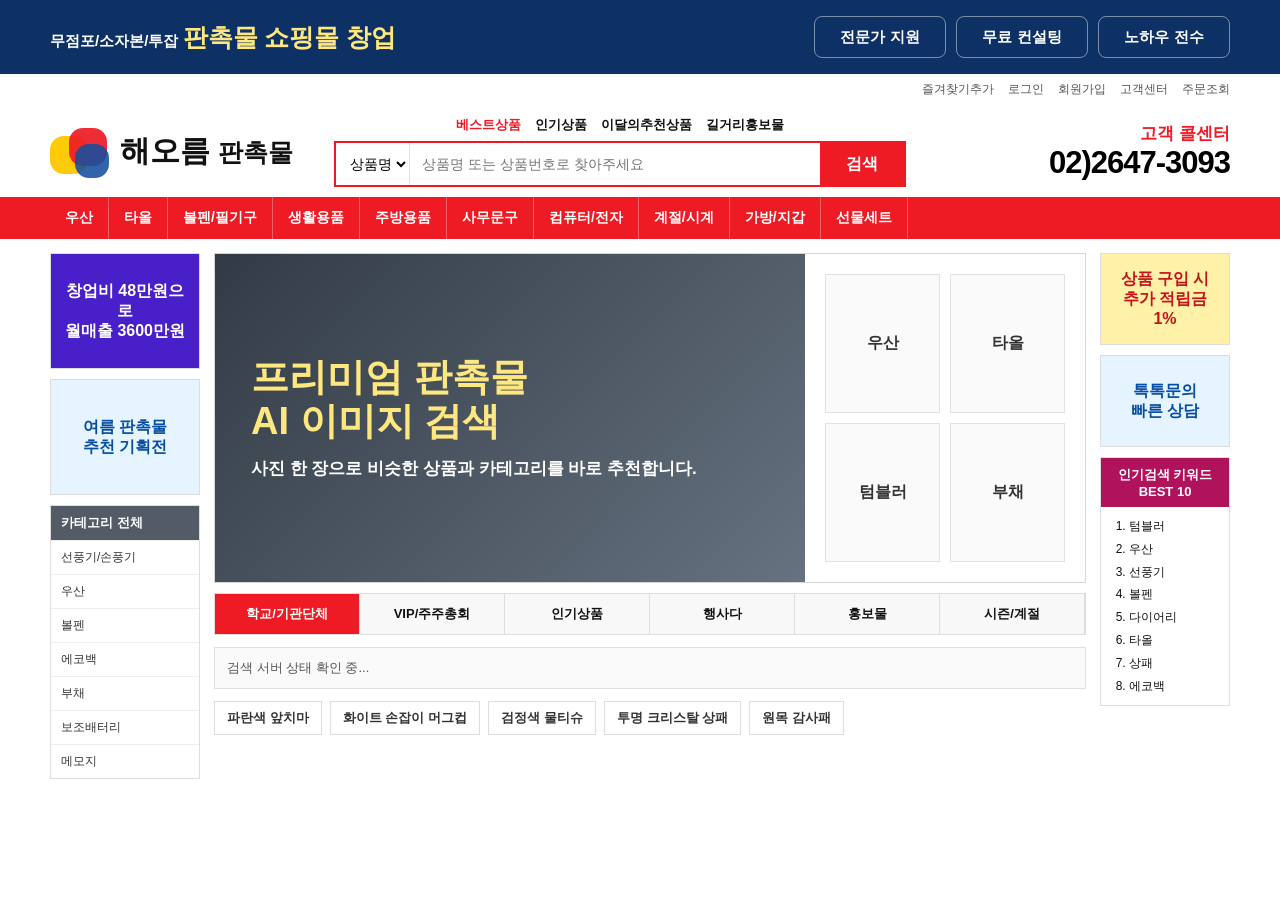
<file: examples/HaeorumAISearch/widget/demo.html>
<!doctype html>
<html lang="ko">
<head>
  <meta charset="utf-8">
  <meta name="viewport" content="width=device-width, initial-scale=1">
  <title>해오름기프트 AI 검색 위젯 데모</title>
  <link rel="icon" href="data:,">
  <style>
    * { box-sizing: border-box; letter-spacing: 0; }
    body { margin: 0; font-family: Arial, "Noto Sans KR", sans-serif; background: #fff; color: #111; }
    a { color: inherit; text-decoration: none; }
    .top-event { background: #0d3164; color: #fff; }
    .top-event-inner { width: min(1180px, calc(100% - 32px)); margin: 0 auto; min-height: 74px; display: flex; align-items: center; justify-content: space-between; gap: 18px; }
    .top-event strong { font-size: 25px; color: #ffe780; }
    .top-event span { font-size: 15px; font-weight: 700; }
    .top-event .event-buttons { display: flex; gap: 10px; }
    .top-event .event-buttons b { min-width: 132px; min-height: 42px; display: inline-flex; align-items: center; justify-content: center; border: 1px solid rgba(255,255,255,.45); border-radius: 8px; font-size: 15px; }
    .page { width: min(1180px, calc(100% - 32px)); margin: 0 auto; }
    .member-line { height: 30px; display: flex; justify-content: flex-end; align-items: center; gap: 14px; font-size: 12px; color: #555; }
    .header-main { display: grid; grid-template-columns: 260px minmax(0, 1fr) 300px; gap: 24px; align-items: center; padding: 12px 0 10px; }
    .logo { display: flex; align-items: center; gap: 12px; font-weight: 900; font-size: 30px; }
    .logo-mark { position: relative; width: 58px; height: 52px; flex: 0 0 auto; }
    .logo-mark span { position: absolute; display: block; border-radius: 14px; }
    .logo-mark span:nth-child(1) { width: 38px; height: 38px; left: 0; top: 10px; background: #ffca08; }
    .logo-mark span:nth-child(2) { width: 38px; height: 38px; left: 19px; top: 2px; background: rgba(238,27,36,.92); }
    .logo-mark span:nth-child(3) { width: 34px; height: 34px; left: 25px; top: 18px; background: rgba(22,79,160,.88); }
    .search-area { min-width: 0; }
    .search-tabs { display: flex; justify-content: center; gap: 14px; margin-bottom: 7px; font-size: 13px; font-weight: 900; }
    .search-tabs .active { color: #ee1b24; }
    .searchbar { display: grid; grid-template-columns: 74px minmax(0, 1fr) 84px auto; align-items: center; border: 2px solid #ee1b24; background: #fff; }
    .searchbar select, .searchbar input { height: 42px; border: 0; background: #fff; font-size: 14px; }
    .searchbar select { border-right: 1px solid #e6e6e6; padding-left: 10px; }
    .searchbar input { min-width: 0; padding: 0 12px; outline: 0; }
    .searchbar .demo-submit { height: 42px; border: 0; background: #ee1b24; color: #fff; font-size: 16px; font-weight: 900; cursor: pointer; }
    .searchbar #haeorum-ai-search { justify-self: stretch; }
    .cs-box { text-align: right; color: #ee1b24; font-weight: 900; font-size: 17px; }
    .cs-box strong { display: block; color: #000; font-size: 31px; letter-spacing: -1px; }
    .nav { background: #ee1b24; color: #fff; }
    .nav-inner { width: min(1180px, calc(100% - 32px)); margin: 0 auto; display: flex; align-items: center; min-height: 42px; overflow-x: auto; }
    .nav a { flex: 0 0 auto; padding: 0 15px; min-height: 42px; display: inline-flex; align-items: center; font-size: 14px; font-weight: 900; border-right: 1px solid rgba(255,255,255,.3); }
    .layout { width: min(1180px, calc(100% - 32px)); margin: 14px auto 42px; display: grid; grid-template-columns: 150px minmax(0, 1fr) 130px; gap: 14px; }
    .side { display: grid; gap: 10px; align-content: start; }
    .banner { min-height: 116px; border: 1px solid #ddd; display: grid; place-items: center; text-align: center; padding: 10px; font-weight: 900; line-height: 1.25; }
    .banner.purple { background: #481fc8; color: #fff; }
    .banner.blue { background: #e6f4ff; color: #074ea2; }
    .banner.yellow { background: #fff1a8; color: #c4141b; }
    .category-box { border: 1px solid #ddd; }
    .category-title { background: #535b67; color: #fff; padding: 8px 10px; font-weight: 900; font-size: 13px; }
    .category-box a { display: block; padding: 8px 10px; border-top: 1px solid #eee; font-size: 12px; color: #333; }
    .hero { border: 1px solid #d6d6d6; background: #f2f4f7; min-height: 330px; display: grid; grid-template-columns: 1fr 280px; overflow: hidden; }
    .hero-copy { padding: 36px; background: linear-gradient(135deg, #323b45, #667280); color: #fff; display: grid; align-content: center; gap: 14px; }
    .hero-copy h1 { margin: 0; font-size: 38px; line-height: 1.15; color: #ffe780; }
    .hero-copy p { margin: 0; font-size: 17px; font-weight: 700; }
    .hero-products { display: grid; grid-template-columns: repeat(2, 1fr); gap: 10px; padding: 20px; background: #fff; }
    .hero-products div { border: 1px solid #e2e2e2; display: grid; place-items: center; font-weight: 900; color: #333; background: #fafafa; }
    .below-tabs { display: grid; grid-template-columns: repeat(6, 1fr); margin-top: 10px; border: 1px solid #ddd; }
    .below-tabs a { padding: 11px 8px; text-align: center; border-right: 1px solid #ddd; font-size: 13px; font-weight: 800; background: #f8f8f8; }
    .below-tabs a:first-child { background: #ee1b24; color: #fff; }
    .status { margin-top: 12px; padding: 11px 12px; border: 1px solid #e0e0e0; background: #fafafa; font-size: 13px; color: #555; }
    .status strong { color: #ee1b24; }
    .quick { display: flex; flex-wrap: wrap; gap: 8px; margin: 12px 0 0; }
    .quick button { min-height: 34px; border: 1px solid #ddd; background: #fff; color: #333; cursor: pointer; padding: 0 12px; font-weight: 700; }
    .quick button:hover { border-color: #ee1b24; color: #ee1b24; }
    .right .banner { min-height: 92px; }
    .keyword { border: 1px solid #ddd; }
    .keyword h3 { margin: 0; padding: 8px; background: #b0135b; color: #fff; font-size: 13px; text-align: center; }
    .keyword ol { margin: 0; padding: 8px 8px 8px 28px; font-size: 12px; line-height: 1.9; }
    @media (max-width: 900px) {
      .top-event-inner, .page, .nav-inner, .layout { width: min(100% - 20px, 760px); }
      .top-event .event-buttons, .cs-box, .side, .right { display: none; }
      .header-main { grid-template-columns: 1fr; gap: 12px; }
      .searchbar { grid-template-columns: 70px minmax(0, 1fr) 82px; }
      .searchbar #haeorum-ai-search { grid-column: 1 / -1; border-top: 1px solid #eee; }
      .layout { grid-template-columns: 1fr; }
      .hero { grid-template-columns: 1fr; }
      .below-tabs { grid-template-columns: repeat(3, 1fr); }
    }
  </style>
</head>
<body>
  <div class="top-event">
    <div class="top-event-inner">
      <span>무점포/소자본/투잡 <strong>판촉물 쇼핑몰 창업</strong></span>
      <div class="event-buttons"><b>전문가 지원</b><b>무료 컨설팅</b><b>노하우 전수</b></div>
    </div>
  </div>
  <div class="page">
    <div class="member-line">즐겨찾기추가 <span>로그인</span><span>회원가입</span><span>고객센터</span><span>주문조회</span></div>
    <header class="header-main">
      <a class="logo" href="#">
        <span class="logo-mark" aria-hidden="true"><span></span><span></span><span></span></span>
        <span>해오름 <small>판촉물</small></span>
      </a>
      <div class="search-area">
        <div class="search-tabs"><span class="active">베스트상품</span><span>인기상품</span><span>이달의추천상품</span><span>길거리홍보물</span></div>
        <div class="searchbar">
          <select aria-label="검색 조건"><option>상품명</option><option>상품번호</option></select>
          <input id="demo-keyword" placeholder="상품명 또는 상품번호로 찾아주세요">
          <button type="button" class="demo-submit">검색</button>
          <span id="haeorum-ai-search"></span>
        </div>
      </div>
      <div class="cs-box">고객 콜센터<strong>02)2647-3093</strong></div>
    </header>
  </div>
  <nav class="nav">
    <div class="nav-inner">
      <a href="#">우산</a><a href="#">타올</a><a href="#">볼펜/필기구</a><a href="#">생활용품</a><a href="#">주방용품</a><a href="#">사무문구</a><a href="#">컴퓨터/전자</a><a href="#">계절/시계</a><a href="#">가방/지갑</a><a href="#">선물세트</a>
    </div>
  </nav>
  <main class="layout">
    <aside class="side">
      <div class="banner purple">창업비 48만원으로<br>월매출 3600만원</div>
      <div class="banner blue">여름 판촉물<br>추천 기획전</div>
      <div class="category-box">
        <div class="category-title">카테고리 전체</div>
        <a href="#">선풍기/손풍기</a><a href="#">우산</a><a href="#">볼펜</a><a href="#">에코백</a><a href="#">부채</a><a href="#">보조배터리</a><a href="#">메모지</a>
      </div>
    </aside>
    <section>
      <div class="hero">
        <div class="hero-copy">
          <h1>프리미엄 판촉물<br>AI 이미지 검색</h1>
          <p>사진 한 장으로 비슷한 상품과 카테고리를 바로 추천합니다.</p>
        </div>
        <div class="hero-products">
          <div>우산</div><div>타올</div><div>텀블러</div><div>부채</div>
        </div>
      </div>
      <div class="below-tabs">
        <a href="#">학교/기관단체</a><a href="#">VIP/주주총회</a><a href="#">인기상품</a><a href="#">행사다</a><a href="#">홍보물</a><a href="#">시즌/계절</a>
      </div>
      <div id="demo-status" class="status">검색 서버 상태 확인 중...</div>
      <div class="quick">
        <button type="button" data-query="파란색 앞치마">파란색 앞치마</button>
        <button type="button" data-query="화이트 손잡이 머그컵">화이트 손잡이 머그컵</button>
        <button type="button" data-query="검정색 물티슈">검정색 물티슈</button>
        <button type="button" data-query="투명 크리스탈 상패">투명 크리스탈 상패</button>
        <button type="button" data-query="원목 감사패">원목 감사패</button>
      </div>
    </section>
    <aside class="side right">
      <div class="banner yellow">상품 구입 시<br>추가 적립금 1%</div>
      <div class="banner blue">톡톡문의<br>빠른 상담</div>
      <div class="keyword">
        <h3>인기검색 키워드 BEST 10</h3>
        <ol>
          <li>텀블러</li><li>우산</li><li>선풍기</li><li>볼펜</li><li>다이어리</li><li>타올</li><li>상패</li><li>에코백</li>
        </ol>
      </div>
    </aside>
  </main>
  <script src="./widget.js"></script>
  <script>
    function isLocalRuntime() {
      const host = window.location.hostname;
      return host === "localhost" || host === "127.0.0.1" || host === "::1" || window.location.protocol === "file:";
    }

    function defaultApiBaseUrl() {
      return isLocalRuntime() ? "http://127.0.0.1:8120" : "/ai-api";
    }

    const demoApiBaseUrl = defaultApiBaseUrl();
    HaeorumAISearch.init({
      target: "#haeorum-ai-search",
      attachToSearchInput: "#demo-keyword",
      mallId: isLocalRuntime() ? "shop001" : "haeorumgift",
      apiKey: isLocalRuntime() ? "public-shop001-dev-key" : "",
      apiBaseUrl: demoApiBaseUrl,
      resultPageUrl: "./ai-search.html"
    });

    document.querySelectorAll("[data-query]").forEach((button) => {
      button.addEventListener("click", () => {
        const input = document.querySelector("#demo-keyword");
        input.value = button.dataset.query || "";
        input.dispatchEvent(new Event("input", { bubbles: true }));
      });
    });

    const demoParams = new URLSearchParams(window.location.search);
    if (demoParams.get("q")) {
      document.querySelector("#demo-keyword").value = demoParams.get("q");
    }
    if (demoParams.get("open") === "1") {
      window.setTimeout(() => {
        HaeorumAISearch.open();
        if (demoParams.get("search") === "1") {
          window.setTimeout(() => {
            const form = document.querySelector(".hai-search-form");
            if (form && typeof form.requestSubmit === "function") {
              form.requestSubmit();
            }
          }, 250);
        }
      }, 200);
    }

    fetch(`${demoApiBaseUrl}/health`)
      .then((response) => response.json())
      .then((data) => {
        const lastEmbeddingError = data.gemini?.usage?.last_error || "";
        if (/gemini backend unavailable|resource_exhausted|prepayment credits|quota/i.test(String(lastEmbeddingError))) {
          document.querySelector("#demo-status").textContent =
            "사진/검색어 처리 크레딧 소진 - 새 검색 불가";
          return;
        }
        const backend = data.backend || data.engine || "-";
        const index = data.index || "-";
        const embeddingModel = data.gemini_model || "";
        const embedding = [data.embedding_backend, embeddingModel].filter(Boolean).join(" / ");
        document.querySelector("#demo-status").innerHTML =
          `API <strong>${backend}</strong> / index <strong>${index}</strong>${embedding ? ` / ${embedding}` : ""}`;
      })
      .catch((error) => {
        document.querySelector("#demo-status").textContent = `검색 서버 상태 확인 실패: ${error.message}`;
      });
  </script>
</body>
</html>
</file>
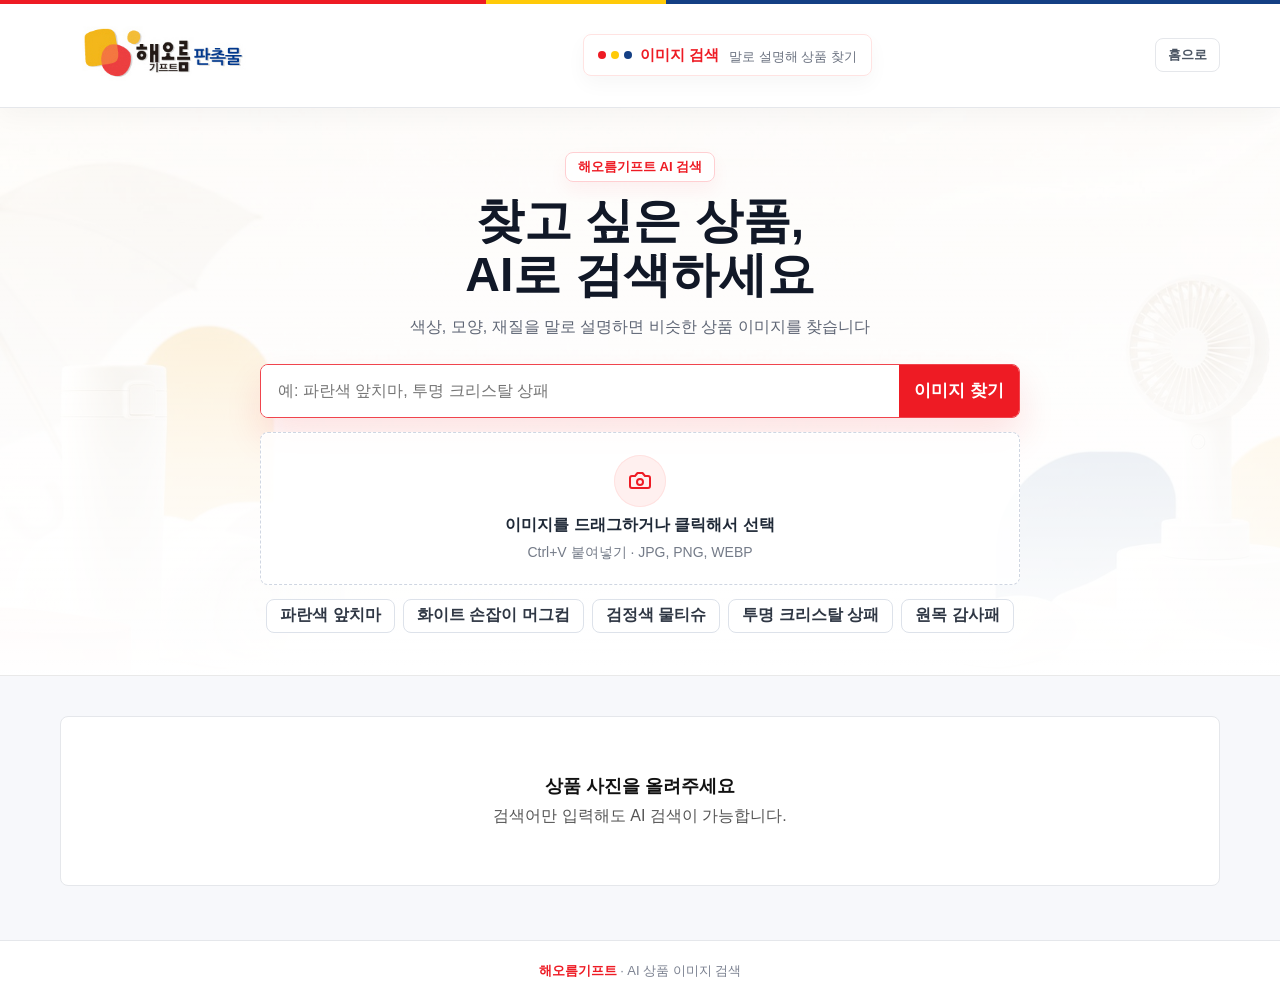
<file: packages/commerce_ai_search/resources/widget/ai-search.html>
<!doctype html>
<html lang="ko">
<head>
  <meta charset="utf-8">
  <meta name="viewport" content="width=device-width, initial-scale=1">
  <title>해오름기프트 AI 이미지 검색</title>
  <style>
    * { box-sizing: border-box; letter-spacing: 0; }
    :root {
      --hai-red: #ee1b24;
      --hai-red-dark: #c9151e;
      --hai-blue: #143f84;
      --hai-yellow: #ffca08;
      --hai-ink: #111827;
      --hai-muted: #6b7280;
      --hai-line: #e5e7eb;
      --hai-soft: #fff6f4;
      --hai-bg: #f7f8fb;
      --hai-panel-shadow: 0 14px 34px rgba(17, 24, 39, .07);
    }
    body {
      margin: 0;
      font-family: Arial, "Noto Sans KR", "Malgun Gothic", sans-serif;
      color: var(--hai-ink);
      background: var(--hai-bg);
      overflow-x: hidden;
    }
    button, input { font: inherit; }
    button { cursor: pointer; }
    a { color: inherit; text-decoration: none; }
    [hidden] { display: none !important; }
    .topbar {
      position: relative;
      background: rgba(255, 255, 255, .98);
      border-bottom: 1px solid var(--hai-line);
      box-shadow: 0 8px 24px rgba(17, 24, 39, .035);
    }
    .topbar::before {
      content: "";
      position: absolute;
      left: 0;
      right: 0;
      top: 0;
      height: 4px;
      background: linear-gradient(90deg, var(--hai-red) 0 38%, var(--hai-yellow) 38% 52%, var(--hai-blue) 52% 100%);
    }
    .topbar-inner {
      width: min(1160px, calc(100% - 40px));
      min-height: 82px;
      margin: 0 auto;
      display: grid;
      grid-template-columns: minmax(170px, 240px) minmax(0, 1fr) auto;
      align-items: center;
      gap: 24px;
      padding-top: 4px;
    }
    .brand {
      display: inline-flex;
      align-items: center;
      justify-content: flex-start;
      min-width: 0;
      width: 240px;
      overflow: visible;
    }
    .brand img {
      display: block;
      width: 205px;
      max-width: 100%;
      height: auto;
      max-height: none;
      object-fit: contain;
      object-position: left center;
    }
    .brand-fallback {
      display: inline-flex;
      align-items: center;
      gap: 10px;
      font-size: 24px;
      font-weight: 900;
      white-space: nowrap;
    }
    .brand-mark {
      position: relative;
      width: 48px;
      height: 42px;
      flex: 0 0 auto;
    }
    .brand-mark span {
      position: absolute;
      display: block;
      border-radius: 12px;
      opacity: .95;
    }
    .brand-mark span:nth-child(1) { width: 32px; height: 32px; left: 0; top: 8px; background: var(--hai-yellow); }
    .brand-mark span:nth-child(2) { width: 32px; height: 32px; left: 17px; top: 2px; background: var(--hai-red); }
    .brand-mark span:nth-child(3) { width: 29px; height: 29px; left: 22px; top: 15px; background: #245aa9; }
    .page-label {
      justify-self: center;
      min-width: 0;
      display: inline-flex;
      align-items: center;
      gap: 10px;
      min-height: 42px;
      border: 1px solid #ffe3e2;
      background: rgba(255, 255, 255, .88);
      padding: 0 14px;
      border-radius: 8px;
      line-height: 1.35;
      box-shadow: 0 8px 20px rgba(17, 24, 39, .035);
    }
    .page-label::before {
      content: "";
      width: 8px;
      height: 8px;
      flex: 0 0 8px;
      margin-right: 24px;
      border-radius: 50%;
      background: var(--hai-red);
      box-shadow: 13px 0 0 var(--hai-yellow), 26px 0 0 var(--hai-blue);
    }
    .page-label strong {
      display: block;
      color: var(--hai-red);
      font-size: 15px;
      font-weight: 900;
    }
    .page-label span {
      display: block;
      margin-top: 3px;
      color: var(--hai-muted);
      font-size: 13px;
    }
    .home-link {
      justify-self: end;
      min-height: 34px;
      display: inline-flex;
      align-items: center;
      justify-content: center;
      border: 1px solid var(--hai-line);
      background: #fff;
      color: #4b5563;
      padding: 0 12px;
      border-radius: 8px;
      font-size: 13px;
      font-weight: 800;
    }
    .home-link:hover { border-color: #ffc7c9; color: var(--hai-red); background: var(--hai-soft); }
    .hero {
      min-height: 390px;
      border-bottom: 1px solid #e9e9e9;
      background:
        linear-gradient(180deg, rgba(255, 255, 255, .66), rgba(255, 255, 255, .92) 64%, #fff 100%),
        url("./haeorum-ai-hero-bg.jpg") center / cover no-repeat,
        #fff;
    }
    .hero-inner {
      width: min(1160px, calc(100% - 40px));
      margin: 0 auto;
      padding: 44px 0 42px;
      display: grid;
      justify-items: center;
      gap: 24px;
      text-align: center;
    }
    .hero-copy { width: 100%; min-width: 0; }
    .eyebrow {
      display: inline-flex;
      align-items: center;
      justify-content: center;
      min-height: 30px;
      padding: 0 12px;
      border: 1px solid #ffcfd2;
      background: rgba(255, 255, 255, .9);
      color: var(--hai-red);
      border-radius: 8px;
      font-size: 13px;
      font-weight: 900;
      box-shadow: 0 8px 18px rgba(238, 27, 36, .05);
    }
    h1 {
      margin: 12px 0 0;
      font-size: clamp(32px, 4vw, 48px);
      line-height: 1.14;
      word-break: keep-all;
    }
    .hero-copy p {
      margin: 12px 0 0;
      color: #5f6675;
      font-size: 16px;
      line-height: 1.55;
      overflow-wrap: anywhere;
    }
    body.results-mode .hero {
      min-height: auto;
    }
    body.results-mode .hero-inner {
      padding: 18px 0;
      gap: 12px;
    }
    body.results-mode .hero-copy {
      display: none;
    }
    body.results-mode .upload-zone {
      min-height: 96px;
    }
    body.results-mode .upload-content {
      padding: 14px 12px;
      gap: 7px;
    }
    body.results-mode .upload-icon {
      width: 44px;
      height: 44px;
    }
    .search-card {
      width: min(760px, 100%);
      display: grid;
      gap: 14px;
      min-width: 0;
    }
    .search-line {
      min-height: 54px;
      display: grid;
      grid-template-columns: minmax(0, 1fr) 120px;
      border: 1px solid #f0444d;
      background: #fff;
      border-radius: 8px;
      overflow: hidden;
      box-shadow: 0 18px 36px rgba(238, 27, 36, .12);
      transition: box-shadow .16s ease, border-color .16s ease;
    }
    .search-line:focus-within {
      border-color: var(--hai-red);
      box-shadow: 0 20px 42px rgba(238, 27, 36, .16);
    }
    .search-line input {
      min-width: 0;
      border: 0;
      outline: 0;
      padding: 0 17px;
      color: #111;
      font-size: 16px;
      background: #fff;
    }
    .search-line button {
      border: 0;
      background: var(--hai-red);
      color: #fff;
      font-size: 17px;
      font-weight: 900;
    }
    .search-line button:disabled { opacity: .7; cursor: wait; }
    .search-line input:read-only { color: #4b5563; }
    .upload-zone {
      position: relative;
      min-height: 140px;
      display: grid;
      place-items: center;
      border: 1px dashed #cfd6e2;
      background: rgba(255, 255, 255, .84);
      color: #6b7280;
      border-radius: 8px;
      transition: border-color .15s ease, background .15s ease, transform .15s ease;
      box-shadow: inset 0 0 0 1px rgba(255, 255, 255, .72);
    }
    .upload-zone:hover,
    .upload-zone.is-dragging {
      border-color: #f36b72;
      background: #fff;
      transform: translateY(-1px);
    }
    .search-card.is-loading .upload-zone {
      border-color: #ffcfd2;
      background: #fffafa;
      cursor: wait;
      transform: none;
    }
    .search-card.is-loading .quick-row button,
    .search-card.is-loading .clear-image {
      opacity: .62;
      cursor: wait;
    }
    .upload-zone input {
      position: absolute;
      width: 1px;
      height: 1px;
      opacity: 0;
      pointer-events: none;
    }
    .upload-content {
      display: grid;
      justify-items: center;
      gap: 8px;
      padding: 22px;
      min-width: 0;
    }
    .upload-icon {
      width: 52px;
      height: 52px;
      display: grid;
      place-items: center;
      border-radius: 50%;
      background: #fff0ef;
      color: var(--hai-red);
      box-shadow: inset 0 0 0 1px #ffe2e1;
    }
    .upload-icon svg {
      width: 24px;
      height: 24px;
      display: block;
    }
    .upload-zone strong {
      color: #1f2937;
      font-size: 16px;
      font-weight: 900;
    }
    .upload-zone span:last-child {
      color: #747b88;
      font-size: 14px;
    }
    .preview-row {
      min-height: 76px;
      display: flex;
      align-items: center;
      gap: 12px;
      padding: 10px;
      border: 1px solid var(--hai-line);
      background: #fff;
      border-radius: 8px;
      text-align: left;
    }
    .preview-row img {
      width: 56px;
      height: 56px;
      object-fit: cover;
      border: 1px solid #ddd;
      background: #f3f4f6;
    }
    .preview-name {
      flex: 1;
      min-width: 0;
      overflow: hidden;
      text-overflow: ellipsis;
      white-space: nowrap;
      color: #374151;
      font-size: 13px;
    }
    .clear-image {
      width: 34px;
      height: 34px;
      border: 1px solid #dde2ea;
      background: #fff;
      color: #111;
      font-weight: 900;
    }
    .quick-row {
      display: flex;
      flex-wrap: wrap;
      justify-content: center;
      gap: 8px;
    }
    .quick-row button,
    .category-list button {
      min-height: 34px;
      border: 1px solid #dde2ea;
      background: rgba(255, 255, 255, .9);
      color: #2f3744;
      padding: 0 13px;
      border-radius: 8px;
      font-weight: 800;
      white-space: nowrap;
    }
    .quick-row button:hover,
    .category-list button:hover {
      border-color: var(--hai-red);
      color: var(--hai-red);
      background: #fffafa;
    }
    .page {
      width: min(1160px, calc(100% - 40px));
      margin: 0 auto;
      padding: 22px 0 54px;
    }
    .status {
      min-height: 42px;
      display: flex;
      align-items: center;
      justify-content: center;
      gap: 10px;
      color: #555;
      font-size: 13px;
    }
    .status.is-error {
      justify-content: flex-start;
      border: 1px solid #ffd4d6;
      background: #fff4f4;
      color: var(--hai-red-dark);
      padding: 0 13px;
    }
    .spinner {
      display: inline-block;
      width: 18px;
      height: 18px;
      border-radius: 50%;
      border: 3px solid #ffd4d6;
      border-top-color: var(--hai-red);
      animation: spin .8s linear infinite;
    }
    @keyframes spin { to { transform: rotate(360deg); } }
    .loading-panel {
      position: relative;
      overflow: hidden;
      min-height: 96px;
      display: grid;
      gap: 14px;
      margin-bottom: 14px;
      border: 1px solid #edf0f5;
      background: linear-gradient(180deg, rgba(255,255,255,.98), rgba(255,250,250,.96));
      border-radius: 8px;
      padding: 16px 18px;
      box-shadow: var(--hai-panel-shadow);
    }
    .loading-panel::before {
      content: "";
      position: absolute;
      left: 0;
      top: 0;
      bottom: 0;
      width: 4px;
      background: var(--hai-red);
    }
    .loading-head {
      min-width: 0;
      display: flex;
      align-items: center;
      gap: 12px;
    }
    .loading-panel .spinner {
      position: relative;
      width: 36px;
      height: 36px;
      flex: 0 0 36px;
      border: 0;
      border-radius: 8px;
      background: #fff4f3;
      box-shadow: inset 0 0 0 1px #ffe1df;
      animation: none;
    }
    .loading-panel .spinner::before {
      content: "";
      position: absolute;
      left: 8px;
      top: 15px;
      width: 6px;
      height: 6px;
      border-radius: 50%;
      background: var(--hai-red);
      box-shadow: 10px 0 0 var(--hai-yellow), 20px 0 0 var(--hai-blue);
      animation: brandPulse 1.15s ease-in-out infinite;
    }
    @keyframes brandPulse {
      0%, 100% { transform: translateY(0); opacity: .6; }
      50% { transform: translateY(-2px); opacity: 1; }
    }
    .loading-copy {
      flex: 1;
      min-width: 0;
      display: grid;
      gap: 3px;
      text-align: left;
    }
    .loading-title {
      color: #111827;
      font-size: 15px;
      font-weight: 900;
      line-height: 1.35;
      overflow-wrap: anywhere;
    }
    .loading-detail {
      color: #6b7280;
      font-size: 13px;
      line-height: 1.35;
      overflow-wrap: anywhere;
    }
    .loading-track {
      width: 100%;
      height: 5px;
      overflow: hidden;
      border-radius: 8px;
      background: #eef2f7;
    }
    .loading-track span {
      position: relative;
      display: block;
      width: 0;
      height: 100%;
      border-radius: inherit;
      background: var(--hai-red);
      transition: width .32s ease;
    }
    .loading-track span::after {
      content: "";
      position: absolute;
      top: 0;
      right: 0;
      width: 32px;
      height: 100%;
      background: linear-gradient(90deg, rgba(255, 202, 8, .95), rgba(20, 63, 132, .95));
    }
    .summary {
      margin-top: 12px;
      min-height: 54px;
      display: flex;
      align-items: center;
      justify-content: space-between;
      gap: 12px;
      border: 1px solid #edf0f5;
      background: #fff;
      border-radius: 8px;
      padding: 12px 16px;
      color: #333;
      font-size: 14px;
      box-shadow: 0 8px 20px rgba(17, 24, 39, .035);
    }
    .summary strong { color: var(--hai-red); }
    .summary small {
      min-height: 28px;
      display: inline-flex;
      align-items: center;
      border: 1px solid #e8edf4;
      background: #f8fafc;
      color: #4b5563;
      border-radius: 999px;
      padding: 0 10px;
      font-weight: 800;
    }
    .section {
      margin-top: 18px;
      border: 1px solid #edf0f5;
      background: #fff;
      border-radius: 8px;
      padding: 20px;
      box-shadow: 0 8px 20px rgba(17, 24, 39, .025);
    }
    .section-head {
      display: flex;
      align-items: center;
      justify-content: space-between;
      gap: 12px;
      margin-bottom: 14px;
    }
    .section h2 {
      margin: 0;
      font-size: 19px;
      line-height: 1.2;
    }
    .section h2 span { color: var(--hai-red); }
    .category-list {
      display: flex;
      flex-wrap: wrap;
      gap: 8px;
    }
    .top-grid, .product-grid, .skeleton-grid {
      display: grid;
      gap: 14px;
    }
    .top-grid { grid-template-columns: repeat(3, minmax(0, 1fr)); }
    .product-grid, .skeleton-grid { grid-template-columns: repeat(4, minmax(0, 1fr)); }
    .product-card {
      display: grid;
      grid-template-rows: auto 1fr;
      min-width: 0;
      border: 1px solid #e4e4e7;
      background: #fff;
      border-radius: 8px;
      overflow: hidden;
      transition: transform .14s ease, box-shadow .14s ease, border-color .14s ease;
    }
    .product-card:hover {
      transform: translateY(-2px);
      border-color: #ffb4b8;
      box-shadow: 0 10px 22px rgba(0,0,0,.08);
    }
    .product-image {
      position: relative;
      aspect-ratio: 1 / 1;
      background: #f4f4f5;
      display: grid;
      place-items: center;
      overflow: hidden;
    }
    .product-image img {
      width: 100%;
      height: 100%;
      object-fit: cover;
    }
    .score {
      position: absolute;
      top: 10px;
      left: 10px;
      min-height: 28px;
      display: inline-flex;
      align-items: center;
      background: rgba(17, 24, 39, .88);
      color: #fff;
      padding: 0 9px;
      border-radius: 4px;
      font-size: 12px;
      font-weight: 900;
    }
    .image-empty {
      color: #9ca3af;
      font-size: 13px;
      font-weight: 800;
    }
    .product-body {
      padding: 13px 13px 15px;
      display: grid;
      gap: 7px;
      min-height: 150px;
    }
    .product-id {
      color: #9aa2af;
      font-size: 12px;
    }
    .product-name {
      margin: 0;
      min-height: 42px;
      color: #111;
      font-size: 14px;
      line-height: 1.45;
      word-break: keep-all;
      overflow-wrap: anywhere;
    }
    .product-category {
      min-height: 18px;
      color: var(--hai-muted);
      font-size: 12px;
      overflow: hidden;
      text-overflow: ellipsis;
      white-space: nowrap;
    }
    .price {
      align-self: end;
      color: #000;
      font-size: 17px;
      font-weight: 900;
    }
    .more-wrap {
      margin-top: 18px;
      text-align: center;
    }
    .more-button {
      min-width: 160px;
      min-height: 42px;
      border: 1px solid var(--hai-red);
      background: #fff;
      color: var(--hai-red);
      border-radius: 8px;
      font-weight: 900;
    }
    .empty {
      margin-top: 18px;
      min-height: 170px;
      display: grid;
      place-items: center;
      border: 1px solid var(--hai-line);
      background: #fff;
      border-radius: 8px;
      text-align: center;
      color: #555;
      padding: 24px;
    }
    .empty strong {
      display: block;
      color: #111;
      font-size: 18px;
      margin-bottom: 8px;
    }
    .skeleton-grid { margin-top: 18px; }
    .skeleton-card {
      height: 282px;
      border: 1px solid #e8e8e8;
      background: linear-gradient(90deg, #f1f1f1, #fafafa, #f1f1f1);
      background-size: 200% 100%;
      animation: shimmer 1.1s linear infinite;
    }
    @keyframes shimmer { to { background-position: -200% 0; } }
    .footer {
      min-height: 62px;
      display: grid;
      place-items: center;
      border-top: 1px solid var(--hai-line);
      background: #fff;
      color: #7b8190;
      font-size: 13px;
    }
    .footer strong { color: var(--hai-red); }
    @media (max-width: 960px) {
      .topbar-inner {
        grid-template-columns: minmax(0, 1fr) auto;
      }
      .page-label {
        grid-column: 1 / -1;
        justify-self: stretch;
        justify-content: center;
        margin-bottom: 12px;
      }
      .top-grid, .product-grid, .skeleton-grid { grid-template-columns: repeat(2, minmax(0, 1fr)); }
    }
    @media (max-width: 620px) {
      :root {
        --mobile-card-width: min(316px, calc(100vw - 74px));
        --mobile-card-gutter: 37px;
      }
      .topbar-inner, .hero-inner {
        width: 100%;
        padding-left: 0;
        padding-right: 0;
      }
      .topbar-inner {
        min-height: 84px;
        grid-template-columns: 1fr;
        justify-items: center;
        gap: 10px;
      }
      .brand {
        justify-self: start;
        justify-content: center;
        width: var(--mobile-card-width);
        margin-left: var(--mobile-card-gutter);
        overflow: visible;
      }
      .brand img {
        display: block;
        width: 164px;
        max-width: 100%;
        height: auto;
        object-position: center center;
      }
      .brand-fallback { font-size: 20px; }
      .home-link { display: none; }
      .page-label {
        width: var(--mobile-card-width);
        justify-self: start;
        margin-left: var(--mobile-card-gutter);
        min-height: 36px;
        padding: 0 10px;
        margin-bottom: 10px;
      }
      .page-label::before {
        width: 7px;
        height: 7px;
        flex-basis: 7px;
        margin-right: 18px;
        box-shadow: 10px 0 0 var(--hai-yellow), 20px 0 0 var(--hai-blue);
      }
      .page-label strong { font-size: 13px; }
      .page-label span { font-size: 12px; }
      .hero { min-height: auto; }
      .hero-inner {
        width: 100%;
        justify-items: center;
        padding-top: 26px;
        padding-bottom: 30px;
        gap: 18px;
      }
      body.results-mode .hero-inner {
        padding-top: 14px;
        padding-bottom: 14px;
        gap: 10px;
      }
      .hero-copy {
        justify-self: start;
        width: var(--mobile-card-width);
        margin-left: var(--mobile-card-gutter);
        margin-right: auto;
        max-width: none;
      }
      .eyebrow { min-height: 28px; padding: 0 10px; font-size: 12px; }
      h1 { margin-top: 10px; font-size: clamp(27px, 7.2vw, 34px); line-height: 1.16; }
      .hero-copy p { margin-top: 10px; font-size: 14px; }
      .search-card {
        justify-self: start;
        width: var(--mobile-card-width);
        margin-left: var(--mobile-card-gutter);
        margin-right: auto;
        max-width: none;
        gap: 12px;
      }
      .search-line { grid-template-columns: minmax(0, 1fr) 104px; }
      .search-line input { min-height: 48px; padding: 0 14px; font-size: 15px; }
      .search-line button { min-height: 48px; font-size: 15px; }
      .upload-zone { min-height: 128px; }
      body.results-mode .upload-zone { min-height: 88px; }
      .upload-content { padding: 18px 12px; gap: 7px; }
      body.results-mode .upload-content { padding: 12px 10px; }
      .upload-icon { width: 48px; height: 48px; }
      body.results-mode .upload-icon { width: 40px; height: 40px; }
      .upload-zone strong { font-size: 15px; overflow-wrap: anywhere; }
      .upload-zone span:last-child { font-size: 13px; }
      .quick-row {
        display: flex;
        flex-wrap: nowrap;
        justify-content: flex-start;
        gap: 6px;
        width: 100%;
        max-width: 100%;
        overflow-x: auto;
        overflow-y: hidden;
        padding-bottom: 2px;
        scrollbar-width: none;
        -webkit-overflow-scrolling: touch;
      }
      .quick-row::-webkit-scrollbar,
      .category-list::-webkit-scrollbar {
        display: none;
      }
      .quick-row button {
        flex: 0 0 auto;
        width: auto;
        max-width: 150px;
        min-height: 32px;
        min-width: 0;
        padding: 0 12px;
        border-radius: 999px;
        font-size: 13px;
        overflow: hidden;
        text-overflow: ellipsis;
      }
      .page {
        width: var(--mobile-card-width);
        margin-left: var(--mobile-card-gutter);
        margin-right: auto;
        padding-top: 20px;
      }
      .summary {
        min-height: 0;
        align-items: center;
        flex-direction: row;
        flex-wrap: wrap;
        gap: 8px;
        padding: 12px;
      }
      .category-list {
        flex-wrap: nowrap;
        gap: 6px;
        overflow-x: auto;
        overflow-y: hidden;
        padding: 0 12px 2px 0;
        margin-right: -12px;
        scrollbar-width: none;
        -webkit-overflow-scrolling: touch;
      }
      .category-list button {
        flex: 0 0 auto;
        max-width: 220px;
        min-height: 32px;
        padding: 0 10px;
        border-radius: 999px;
        font-size: 13px;
        overflow: hidden;
        text-overflow: ellipsis;
      }
      .loading-head { align-items: flex-start; }
      .top-grid, .product-grid, .skeleton-grid { grid-template-columns: 1fr; }
      .product-card { grid-template-columns: 124px minmax(0, 1fr); grid-template-rows: 1fr; }
      .product-image { aspect-ratio: auto; min-height: 154px; height: 100%; }
      .product-body { min-height: 154px; }
    }
    @media (max-width: 420px) {
      .hero-copy, .search-card, .page { width: var(--mobile-card-width); }
    }
  </style>
</head>
<body>
  <header class="topbar">
    <div class="topbar-inner">
      <a class="brand" href="/" aria-label="해오름기프트 홈">
        <img src="./haeorum-logo.jpg" alt="해오름기프트" onerror="this.hidden=true;this.nextElementSibling.hidden=false">
        <span class="brand-fallback" hidden>
          <span class="brand-mark" aria-hidden="true"><span></span><span></span><span></span></span>
          <span>해오름 판촉물</span>
        </span>
      </a>
      <div class="page-label">
        <strong>이미지 검색</strong>
        <span>말로 설명해 상품 찾기</span>
      </div>
      <a class="home-link" href="/">홈으로</a>
    </div>
  </header>

  <section class="hero">
    <div class="hero-inner">
      <div class="hero-copy">
        <span class="eyebrow">해오름기프트 AI 검색</span>
        <h1>찾고 싶은 상품,<br>AI로 검색하세요</h1>
        <p>색상, 모양, 재질을 말로 설명하면 비슷한 상품 이미지를 찾습니다</p>
      </div>
      <form class="search-card" id="searchForm">
        <div class="search-line">
          <input id="queryInput" type="text" autocomplete="off" placeholder="예: 파란색 앞치마, 투명 크리스탈 상패">
          <button type="submit" id="searchButton">이미지 찾기</button>
        </div>
        <label class="upload-zone" id="dropZone" role="button" aria-label="상품 이미지 업로드">
          <input id="imageInput" type="file" accept="image/jpeg,image/png,image/webp" aria-label="상품 이미지 파일 선택">
          <span class="upload-content">
            <span class="upload-icon" aria-hidden="true">
              <svg viewBox="0 0 24 24" fill="none" stroke="currentColor" stroke-width="2" stroke-linecap="round" stroke-linejoin="round">
                <path d="M14.5 4h-5L7 7H4a2 2 0 0 0-2 2v8a2 2 0 0 0 2 2h16a2 2 0 0 0 2-2V9a2 2 0 0 0-2-2h-3l-2.5-3Z"></path>
                <circle cx="12" cy="13" r="3"></circle>
              </svg>
            </span>
            <strong>이미지를 드래그하거나 클릭해서 선택</strong>
            <span>Ctrl+V 붙여넣기 · JPG, PNG, WEBP</span>
          </span>
        </label>
        <div class="preview-row" id="previewRow" hidden>
          <img id="previewImage" alt="">
          <div class="preview-name" id="previewName"></div>
          <button class="clear-image" id="clearImage" type="button" aria-label="이미지 삭제">X</button>
        </div>
        <div class="quick-row" aria-label="빠른 검색어">
          <button type="button" data-query="파란색 앞치마">파란색 앞치마</button>
          <button type="button" data-query="화이트 손잡이 머그컵">화이트 손잡이 머그컵</button>
          <button type="button" data-query="검정색 물티슈">검정색 물티슈</button>
          <button type="button" data-query="투명 크리스탈 상패">투명 크리스탈 상패</button>
          <button type="button" data-query="원목 감사패">원목 감사패</button>
        </div>
      </form>
    </div>
  </section>

  <main class="page" id="resultsPage">
    <div class="status" id="status" role="status" aria-live="polite" hidden></div>

    <div class="loading-panel" id="loadingPanel" role="status" aria-live="polite" hidden>
      <div class="loading-head">
        <span class="spinner" aria-hidden="true"></span>
        <div class="loading-copy">
          <strong class="loading-title" id="loadingTitle">AI 검색 중</strong>
          <span class="loading-detail" id="loadingDetail">상품 후보를 찾고 있습니다</span>
        </div>
      </div>
      <div class="loading-track" aria-hidden="true"><span id="loadingBar"></span></div>
    </div>

    <div class="summary" id="summary" hidden>
      <div id="summaryText"></div>
      <small id="summaryMeta"></small>
    </div>

    <section class="section" id="categorySection" hidden>
      <div class="section-head">
        <h2>추천 카테고리</h2>
      </div>
      <div class="category-list" id="categoryList"></div>
    </section>

    <section class="section" id="topSection" hidden>
      <div class="section-head">
        <h2>상위 유사 상품 <span>3개</span></h2>
      </div>
      <div class="top-grid" id="topGrid"></div>
    </section>

    <section class="section" id="itemSection" hidden>
      <div class="section-head">
        <h2>관련 상품</h2>
      </div>
      <div class="product-grid" id="itemGrid"></div>
      <div class="more-wrap" id="moreWrap" hidden>
        <button class="more-button" id="moreButton" type="button">더 보기</button>
      </div>
    </section>

    <div class="skeleton-grid" id="loadingGrid" hidden>
      <div class="skeleton-card"></div><div class="skeleton-card"></div><div class="skeleton-card"></div><div class="skeleton-card"></div>
    </div>

    <div class="empty" id="emptyState">
      <div><strong>상품 사진을 올려주세요</strong>검색어만 입력해도 AI 검색이 가능합니다.</div>
    </div>
  </main>

  <footer class="footer"><span><strong>해오름기프트</strong> · AI 상품 이미지 검색</span></footer>

  <script>
    (function () {
      const SESSION_PREFIX = "haeorumAiSearch:";
      function isLocalRuntime() {
        const host = window.location.hostname;
        return host === "localhost" || host === "127.0.0.1" || host === "::1" || window.location.protocol === "file:";
      }

      function defaultApiBaseUrl() {
        return isLocalRuntime() ? "http://127.0.0.1:8120" : "/ai-api";
      }

      function defaultMallId() {
        return isLocalRuntime() ? "shop001" : "haeorumgift";
      }

      function defaultApiKey() {
        return isLocalRuntime() ? "public-shop001-dev-key" : "";
      }

      let config = Object.assign({
        apiBaseUrl: defaultApiBaseUrl(),
        mallId: defaultMallId(),
        apiKey: defaultApiKey(),
        limit: 24,
        maxImageMb: 5
      }, window.HAEORUM_AI_SEARCH_CONFIG || {});

      const state = {
        imageFile: null,
        imageDataUrl: "",
        imageName: "",
        category: "",
        nextOffset: null,
        queryType: "",
        inFlight: false,
        lastQuery: "",
        loadingTimer: null,
        loadingStartedAt: 0
      };

      const els = {
        page: document.getElementById("resultsPage"),
        form: document.getElementById("searchForm"),
        query: document.getElementById("queryInput"),
        imageInput: document.getElementById("imageInput"),
        dropZone: document.getElementById("dropZone"),
        previewRow: document.getElementById("previewRow"),
        previewImage: document.getElementById("previewImage"),
        previewName: document.getElementById("previewName"),
        clearImage: document.getElementById("clearImage"),
        status: document.getElementById("status"),
        summary: document.getElementById("summary"),
        summaryText: document.getElementById("summaryText"),
        summaryMeta: document.getElementById("summaryMeta"),
        categorySection: document.getElementById("categorySection"),
        categoryList: document.getElementById("categoryList"),
        topSection: document.getElementById("topSection"),
        topGrid: document.getElementById("topGrid"),
        itemSection: document.getElementById("itemSection"),
        itemGrid: document.getElementById("itemGrid"),
        moreWrap: document.getElementById("moreWrap"),
        moreButton: document.getElementById("moreButton"),
        loadingPanel: document.getElementById("loadingPanel"),
        loadingTitle: document.getElementById("loadingTitle"),
        loadingDetail: document.getElementById("loadingDetail"),
        loadingBar: document.getElementById("loadingBar"),
        loadingGrid: document.getElementById("loadingGrid"),
        empty: document.getElementById("emptyState"),
        searchButton: document.getElementById("searchButton"),
        quickButtons: Array.prototype.slice.call(document.querySelectorAll("[data-query]"))
      };

      init();

      function init() {
        const params = new URLSearchParams(window.location.search);
        const session = readSession(params.get("hai_sid") || params.get("sid"));
        applySession(session);
        const urlQuery = trimText(params.get("q"));
        const urlCategory = trimText(params.get("category"));
        if (urlQuery) {
          els.query.value = urlQuery;
        }
        if (urlCategory) {
          state.category = urlCategory;
        }
        bindEvents();
        if (els.query.value.trim() || state.imageFile) {
          window.setTimeout(function () { search(false); }, 80);
        }
      }

      function bindEvents() {
        els.form.addEventListener("submit", function (event) {
          event.preventDefault();
          search(false);
        });
        els.imageInput.addEventListener("change", function () {
          if (state.inFlight) {
            return;
          }
          const file = els.imageInput.files && els.imageInput.files[0];
          if (file) {
            setImageFile(file);
          }
        });
        ["dragenter", "dragover"].forEach(function (name) {
          els.dropZone.addEventListener(name, function (event) {
            event.preventDefault();
            els.dropZone.classList.add("is-dragging");
          });
        });
        ["dragleave", "drop"].forEach(function (name) {
          els.dropZone.addEventListener(name, function (event) {
            event.preventDefault();
            els.dropZone.classList.remove("is-dragging");
          });
        });
        els.dropZone.addEventListener("drop", function (event) {
          if (state.inFlight) {
            return;
          }
          const file = event.dataTransfer && event.dataTransfer.files && event.dataTransfer.files[0];
          if (file) {
            setImageFile(file);
          }
        });
        document.addEventListener("paste", function (event) {
          if (state.inFlight) {
            return;
          }
          const items = event.clipboardData && event.clipboardData.items;
          if (!items) {
            return;
          }
          for (let index = 0; index < items.length; index += 1) {
            if (items[index].type && items[index].type.indexOf("image/") === 0) {
              const file = items[index].getAsFile();
              if (file) {
                setImageFile(file);
                showStatus("이미지를 붙여넣었습니다.", false);
              }
              break;
            }
          }
        });
        els.clearImage.addEventListener("click", function () {
          if (!state.inFlight) {
            clearImage();
          }
        });
        els.moreButton.addEventListener("click", function () { search(true); });
        els.quickButtons.forEach(function (button) {
          button.addEventListener("click", function () {
            if (state.inFlight) {
              return;
            }
            els.query.value = button.getAttribute("data-query") || "";
            state.category = "";
            search(false);
          });
        });
      }

      function readSession(sessionId) {
        if (!sessionId) {
          return null;
        }
        try {
          const key = SESSION_PREFIX + sessionId;
          let raw = window.sessionStorage && window.sessionStorage.getItem(key);
          if (!raw && window.localStorage) {
            raw = window.localStorage.getItem(key);
            if (raw) {
              window.localStorage.removeItem(key);
            }
          }
          if (!raw) {
            return null;
          }
          return JSON.parse(raw);
        } catch (error) {
          return null;
        }
      }

      function applySession(session) {
        if (!session || typeof session !== "object") {
          return;
        }
        config = Object.assign({}, config, {
          apiBaseUrl: isLocalRuntime() ? (session.apiBaseUrl || config.apiBaseUrl) : config.apiBaseUrl,
          mallId: isLocalRuntime() ? (session.mallId || config.mallId) : config.mallId,
          apiKey: isLocalRuntime() ? (session.apiKey || config.apiKey) : config.apiKey,
          limit: session.limit || config.limit
        });
        if (session.query) {
          els.query.value = session.query;
        }
        if (session.category) {
          state.category = session.category;
        }
        if (session.image && session.image.dataUrl) {
          const image = session.image;
          state.imageDataUrl = image.dataUrl;
          state.imageName = image.name || "upload-image";
          state.imageFile = dataUrlToFile(image.dataUrl, state.imageName, image.type || "image/png");
          renderPreview(image.dataUrl, state.imageName);
        }
      }

      async function setImageFile(file) {
        const error = validateImage(file);
        if (error) {
          showStatus(error, true);
          return;
        }
        try {
          const dataUrl = await fileToDataUrl(file);
          state.imageFile = file;
          state.imageDataUrl = dataUrl;
          state.imageName = file.name || "upload-image";
          renderPreview(dataUrl, state.imageName);
          showStatus("", false);
        } catch (error) {
          showStatus("이미지를 읽을 수 없습니다.", true);
        }
      }

      function validateImage(file) {
        const validTypes = ["image/jpeg", "image/png", "image/webp"];
        if (validTypes.indexOf(file.type) === -1) {
          return "JPG, PNG, WEBP 이미지만 사용할 수 있습니다.";
        }
        const maxBytes = Number(config.maxImageMb || 5) * 1024 * 1024;
        if (file.size > maxBytes) {
          return "이미지는 " + Number(config.maxImageMb || 5) + "MB 이하로 업로드해 주세요.";
        }
        return "";
      }

      function renderPreview(dataUrl, name) {
        els.previewImage.src = dataUrl;
        els.previewName.textContent = name || "이미지";
        els.previewRow.hidden = false;
      }

      function clearImage() {
        state.imageFile = null;
        state.imageDataUrl = "";
        state.imageName = "";
        els.imageInput.value = "";
        els.previewImage.src = "";
        els.previewName.textContent = "";
        els.previewRow.hidden = true;
      }

      async function search(append) {
        if (state.inFlight) {
          return;
        }
        const query = els.query.value.trim();
        if (!query && !state.imageFile) {
          showStatus("검색어를 입력하거나 이미지를 업로드해 주세요.", true);
          return;
        }
        state.inFlight = true;
        state.lastQuery = query;
        showStatus(append ? "AI 검색 중" : "", false, append);
        setLoading(true, append);
        if (!append) {
          clearResults();
          state.nextOffset = null;
        }
        try {
          const form = new FormData();
          form.append("mall_id", config.mallId);
          form.append("limit", String(config.limit || 24));
          form.append("offset", String(append ? (state.nextOffset || 0) : 0));
          if (query) {
            form.append("q", query);
          }
          if (state.category) {
            form.append("category", state.category);
          }
          if (state.imageFile) {
            form.append("image", state.imageFile);
          }
          const response = await fetch(trimSlash(config.apiBaseUrl) + "/api/ai-search", {
            method: "POST",
            headers: apiHeaders(),
            body: form
          });
          const data = await readJson(response);
          if (!response.ok) {
            throw new Error(apiErrorMessage(response.status, data));
          }
          renderResults(data, append);
          showStatus("", false);
        } catch (error) {
          showStatus(normalizeError(error), true);
          if (!append) {
            els.empty.hidden = false;
          }
        } finally {
          state.inFlight = false;
          setLoading(false, append);
        }
      }

      async function readJson(response) {
        try {
          return await response.json();
        } catch (error) {
          return {};
        }
      }

      function clearResults() {
        els.categoryList.innerHTML = "";
        els.topGrid.innerHTML = "";
        els.itemGrid.innerHTML = "";
        els.categorySection.hidden = true;
        els.topSection.hidden = true;
        els.itemSection.hidden = true;
        els.summary.hidden = true;
        els.moreWrap.hidden = true;
        els.empty.hidden = true;
      }

      function renderResults(data, append) {
        const top = Array.isArray(data.top) ? data.top : [];
        const items = Array.isArray(data.items) ? data.items : [];
        const meta = data.meta || {};
        state.queryType = meta.query_type || (state.imageFile ? "image" : "text");
        if (!append) {
          renderSummary(top.length + items.length);
          renderCategories(data.suggested_categories || []);
          renderProducts(els.topGrid, top, false, 1);
          renderProducts(els.itemGrid, items, false, 4 + Number(meta.offset || 0));
          els.topSection.hidden = top.length === 0;
          els.itemSection.hidden = items.length === 0;
          els.empty.hidden = top.length + items.length > 0;
        } else {
          renderProducts(els.itemGrid, items, true, 4 + Number(meta.offset || 0));
          if (items.length) {
            els.itemSection.hidden = false;
          }
        }
        state.nextOffset = meta.has_more ? meta.next_offset : null;
        els.moreWrap.hidden = !(meta && meta.has_more && meta.next_offset !== null && meta.next_offset !== undefined);
      }

      function renderSummary(count) {
        const label = state.lastQuery || (state.imageFile ? "이미지" : "검색");
        els.summaryText.innerHTML = "<strong>" + escapeHtml(label) + "</strong> 검색 결과";
        const details = [];
        if (state.category) {
          details.push("카테고리 " + state.category);
        }
        if (count) {
          details.push(Number(count).toLocaleString("ko-KR") + "개 상품");
        }
        els.summaryMeta.textContent = details.length ? details.join(" · ") : "상품 없음";
        els.summary.hidden = false;
      }

      function renderCategories(categories) {
        els.categoryList.innerHTML = "";
        const values = (Array.isArray(categories) ? categories : []).filter(Boolean).slice(0, 10);
        els.categorySection.hidden = values.length === 0;
        values.forEach(function (category) {
          const button = document.createElement("button");
          button.type = "button";
          button.textContent = category;
          button.setAttribute("aria-pressed", state.category === category ? "true" : "false");
          button.addEventListener("click", function () {
            state.category = category;
            search(false);
          });
          els.categoryList.appendChild(button);
        });
      }

      function renderProducts(container, products, append, basePosition) {
        if (!append) {
          container.innerHTML = "";
        }
        products.forEach(function (product, index) {
          const card = document.createElement("a");
          const productUrl = safeUrl(product.product_url);
          const imageUrl = safeImageUrl(product.image_url);
          const productName = product.name || "";
          const productId = product.product_id || "";
          card.className = "product-card";
          card.href = productUrl;
          card.target = "_blank";
          card.rel = "noreferrer";
          card.innerHTML = [
            '<div class="product-image">',
              '<span class="score">' + escapeHtml(formatScore(product)) + '</span>',
              imageUrl ? '<img src="' + escapeAttr(imageUrl) + '" alt="' + escapeAttr(productName) + '">' : '<span class="image-empty">이미지 없음</span>',
            '</div>',
            '<div class="product-body">',
              '<div class="product-id">상품번호 ' + escapeHtml(productId) + '</div>',
              '<h3 class="product-name">' + escapeHtml(productName) + '</h3>',
              '<div class="product-category">' + escapeHtml(product.category || "") + '</div>',
              '<div class="price">' + escapeHtml(formatPrice(product.price)) + '</div>',
            '</div>'
          ].join("");
          const image = card.querySelector("img");
          if (image) {
            image.addEventListener("error", function () {
              image.replaceWith(textNodeElement("span", "image-empty", "이미지 없음"));
            });
          }
          card.addEventListener("click", function () {
            recordClick(Object.assign({}, product, { product_url: productUrl === "#" ? null : productUrl }), (basePosition || 1) + index);
          });
          container.appendChild(card);
        });
      }

      function recordClick(product, position) {
        const payload = JSON.stringify({
          mall_id: config.mallId,
          product_id: product.product_id,
          product_url: product.product_url,
          position: position,
          query: state.lastQuery,
          score_percent: product.score_percent,
          query_type: state.queryType
        });
        fetch(trimSlash(config.apiBaseUrl) + "/api/click-log", {
          method: "POST",
          headers: Object.assign({ "Content-Type": "application/json" }, apiHeaders()),
          body: payload,
          keepalive: true
        }).catch(function () {});
      }

      function setLoading(loading, append) {
        els.searchButton.disabled = loading;
        els.searchButton.textContent = loading ? "검색 중" : "이미지 찾기";
        els.moreButton.disabled = loading;
        els.clearImage.disabled = loading;
        els.imageInput.disabled = loading;
        els.query.readOnly = loading;
        els.page.setAttribute("aria-busy", loading ? "true" : "false");
        els.form.setAttribute("aria-busy", loading ? "true" : "false");
        els.form.classList.toggle("is-loading", loading);
        els.dropZone.classList.toggle("is-loading", loading);
        els.quickButtons.forEach(function (button) {
          button.disabled = loading;
        });
        els.loadingGrid.hidden = !loading || append;
        if (loading) {
          startLoadingUx(append);
        } else {
          stopLoadingUx();
        }
      }

      function startLoadingUx(append) {
        stopLoadingTimer();
        state.loadingStartedAt = Date.now();
        if (append) {
          els.loadingPanel.hidden = true;
          return;
        }
        els.loadingPanel.hidden = false;
        updateLoadingUx();
        state.loadingTimer = window.setInterval(updateLoadingUx, 400);
      }

      function stopLoadingUx() {
        stopLoadingTimer();
        els.loadingPanel.hidden = true;
        els.loadingBar.style.width = "0";
      }

      function stopLoadingTimer() {
        if (state.loadingTimer) {
          window.clearInterval(state.loadingTimer);
          state.loadingTimer = null;
        }
      }

      function updateLoadingUx() {
        const elapsed = Math.max(0, Date.now() - state.loadingStartedAt);
        const steps = loadingSteps();
        const stepIndex = Math.min(steps.length - 1, Math.floor(elapsed / 2600));
        const step = steps[stepIndex];
        const progress = Math.min(92, 18 + (stepIndex * 24) + ((elapsed % 2600) / 2600) * 18);
        els.loadingTitle.textContent = step.title;
        els.loadingDetail.textContent = step.detail;
        els.loadingBar.style.width = progress.toFixed(1) + "%";
      }

      function loadingSteps() {
        const hasImage = Boolean(state.imageFile);
        const hasQuery = Boolean(els.query.value.trim());
        if (hasImage && hasQuery) {
          return [
            { title: "이미지와 설명을 함께 보는 중", detail: "색상, 형태, 조건에 맞는 상품을 찾고 있습니다" },
            { title: "비슷한 상품을 고르는 중", detail: "상품 목록에서 어울리는 후보를 비교하고 있습니다" },
            { title: "결과를 정리하는 중", detail: "바로 살펴볼 수 있게 상품을 정돈하고 있습니다" }
          ];
        }
        if (hasImage) {
          return [
            { title: "이미지를 살펴보는 중", detail: "사진과 가까운 색상과 형태의 상품을 찾고 있습니다" },
            { title: "비슷한 상품을 고르는 중", detail: "상품 목록에서 어울리는 후보를 비교하고 있습니다" },
            { title: "결과를 정리하는 중", detail: "바로 살펴볼 수 있게 상품을 정돈하고 있습니다" }
          ];
        }
        return [
          { title: "설명을 이해하는 중", detail: "말로 적은 특징을 상품 이미지 기준으로 바꾸고 있습니다" },
          { title: "비슷한 상품을 고르는 중", detail: "상품 목록에서 어울리는 후보를 비교하고 있습니다" },
          { title: "결과를 정리하는 중", detail: "바로 살펴볼 수 있게 상품을 정돈하고 있습니다" }
        ];
      }

      function showStatus(message, isError, loading) {
        els.status.innerHTML = "";
        els.status.className = "status" + (isError ? " is-error" : "");
        if (!message) {
          els.status.hidden = true;
          return;
        }
        if (loading) {
          els.status.appendChild(textNodeElement("span", "spinner", ""));
        }
        els.status.appendChild(document.createTextNode(message));
        els.status.hidden = false;
      }

      function apiHeaders() {
        return config.apiKey ? { "X-API-Key": config.apiKey } : {};
      }

      function apiErrorMessage(status, data) {
        if (status === 401 || status === 403) {
          return "현재 사이트에서 AI 검색을 사용할 수 없습니다.";
        }
        if (status === 413) {
          return "이미지 용량이 제한을 초과했습니다.";
        }
        if (status === 429) {
          return "요청이 많습니다. 잠시 후 다시 검색해 주세요.";
        }
        if (status >= 500) {
          return "AI 검색 서버 응답이 지연되고 있습니다.";
        }
        return data.detail || data.message || "검색 요청에 실패했습니다.";
      }

      function normalizeError(error) {
        const message = error && error.message ? error.message : String(error || "");
        if (/failed to fetch|networkerror|load failed/i.test(message)) {
          return "AI 검색 서버에 연결할 수 없습니다.";
        }
        return message || "검색 요청에 실패했습니다.";
      }

      function fileToDataUrl(file) {
        return new Promise(function (resolve, reject) {
          const reader = new FileReader();
          reader.onload = function () { resolve(String(reader.result || "")); };
          reader.onerror = function () { reject(new Error("이미지를 읽을 수 없습니다.")); };
          reader.readAsDataURL(file);
        });
      }

      function dataUrlToFile(dataUrl, name, type) {
        const parts = String(dataUrl || "").split(",");
        const header = parts[0] || "";
        const base64 = parts[1] || "";
        const match = header.match(/^data:([^;]+);base64$/);
        const mime = type || (match ? match[1] : "image/png");
        const binary = atob(base64);
        const bytes = new Uint8Array(binary.length);
        for (let index = 0; index < binary.length; index += 1) {
          bytes[index] = binary.charCodeAt(index);
        }
        return new File([bytes], name || "upload-image", { type: mime });
      }

      function trimSlash(value) {
        return String(value || "").replace(/\/$/, "");
      }

      function trimText(value) {
        return String(value || "").trim();
      }

      function safeUrl(value) {
        return safeBrowserUrl(value, "#");
      }

      function safeImageUrl(value) {
        return safeBrowserUrl(value, "");
      }

      function safeBrowserUrl(value, fallback) {
        const text = trimText(value);
        if (!text || /[\u0000-\u001f\u007f\s\\]/.test(text) || !/^https?:\/\//i.test(text)) {
          return fallback;
        }
        try {
          const url = new URL(text);
          if ((url.protocol === "http:" || url.protocol === "https:") && !hasUnsafeUrlAuthority(text)) {
            return url.href;
          }
        } catch (error) {}
        return fallback;
      }

      function hasUnsafeUrlAuthority(value) {
        const authority = String(value || "").replace(/^[a-z][a-z0-9+.-]*:\/\//i, "").split(/[/?#]/)[0];
        if (!authority || authority.indexOf("@") !== -1) {
          return true;
        }
        const host = extractAuthorityHost(authority);
        return !host || isUnsafeLocalBrowserHost(host);
      }

      function extractAuthorityHost(authority) {
        if (authority.charAt(0) === "[") {
          const closeIndex = authority.indexOf("]");
          if (closeIndex < 0) {
            return "";
          }
          const host = authority.slice(1, closeIndex);
          const portPart = authority.slice(closeIndex + 1);
          if (portPart && !isValidPortPart(portPart)) {
            return "";
          }
          return normalizeBrowserHost(host);
        }
        const colonIndex = authority.lastIndexOf(":");
        if (colonIndex >= 0) {
          const host = authority.slice(0, colonIndex);
          const portPart = authority.slice(colonIndex);
          if (!host || !isValidPortPart(portPart)) {
            return "";
          }
          return normalizeBrowserHost(host);
        }
        return normalizeBrowserHost(authority);
      }

      function isValidPortPart(value) {
        if (!/^:\d{1,5}$/.test(value)) {
          return false;
        }
        const port = Number(value.slice(1));
        return Number.isInteger(port) && port >= 1 && port <= 65535;
      }

      function normalizeBrowserHost(value) {
        return String(value || "").trim().toLowerCase().replace(/\.$/, "");
      }

      function isUnsafeLocalBrowserHost(value) {
        const host = normalizeBrowserHost(value);
        if (!host) {
          return true;
        }
        if (host === "localhost" || host === "0.0.0.0" || host === "::" || host === "::1" || host.endsWith(".localhost")) {
          return true;
        }
        const ipv4 = parseIpv4Host(host);
        if (ipv4) {
          return ipv4[0] === 127 || (ipv4[0] === 169 && ipv4[1] === 254) || ipv4.every(function (part) { return part === 0; });
        }
        const firstIpv6Part = host.indexOf(":") >= 0 ? host.split(":")[0] : "";
        return /^fe[89ab][0-9a-f]$/i.test(firstIpv6Part);
      }

      function parseIpv4Host(host) {
        const parts = String(host || "").split(".");
        if (parts.length !== 4) {
          return null;
        }
        const numbers = [];
        for (let index = 0; index < parts.length; index += 1) {
          if (!/^\d{1,3}$/.test(parts[index])) {
            return null;
          }
          const number = Number(parts[index]);
          if (!Number.isInteger(number) || number < 0 || number > 255) {
            return null;
          }
          numbers.push(number);
        }
        return numbers;
      }

      function formatScore(product) {
        if (product.score_percent !== null && product.score_percent !== undefined) {
          return "유사도 " + formatPercent(product.score_percent) + "%";
        }
        if (product.score !== null && product.score !== undefined) {
          return "유사도 " + formatPercent(Number(product.score) * 100) + "%";
        }
        return "유사도 -";
      }

      function formatPercent(value) {
        const number = Number(value);
        if (!Number.isFinite(number)) {
          return "-";
        }
        return number.toFixed(1).replace(/\.0$/, "");
      }

      function formatPrice(value) {
        if (value === null || value === undefined || value === "") {
          return "견적문의";
        }
        const number = Number(value);
        if (!Number.isFinite(number)) {
          return String(value);
        }
        return Math.round(number).toLocaleString("ko-KR") + "원~";
      }

      function escapeHtml(value) {
        return String(value || "").replace(/[&<>"']/g, function (char) {
          return { "&": "&amp;", "<": "&lt;", ">": "&gt;", "\"": "&quot;", "'": "&#039;" }[char];
        });
      }

      function escapeAttr(value) {
        return escapeHtml(value);
      }

      function textNodeElement(tag, className, text) {
        const element = document.createElement(tag);
        element.className = className;
        element.textContent = text;
        return element;
      }
    })();
  </script>
</body>
</html>
</file>
